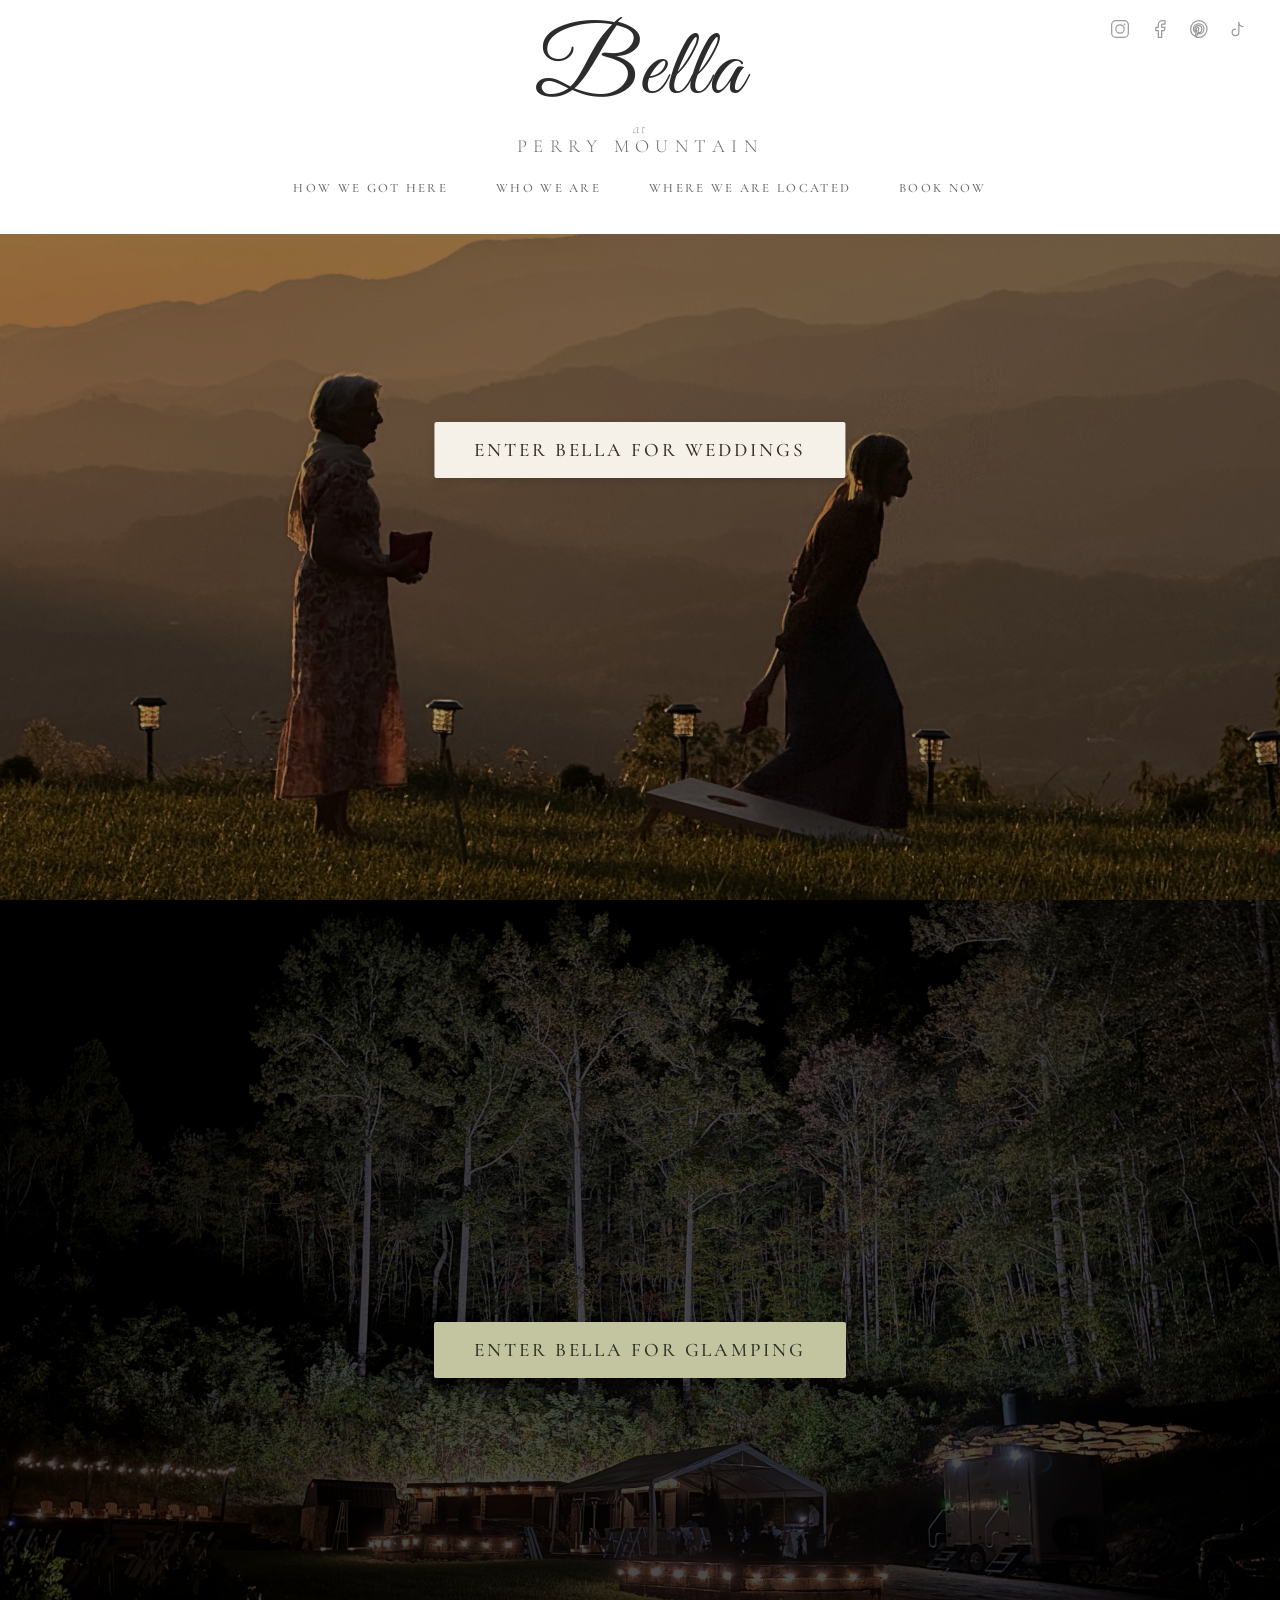
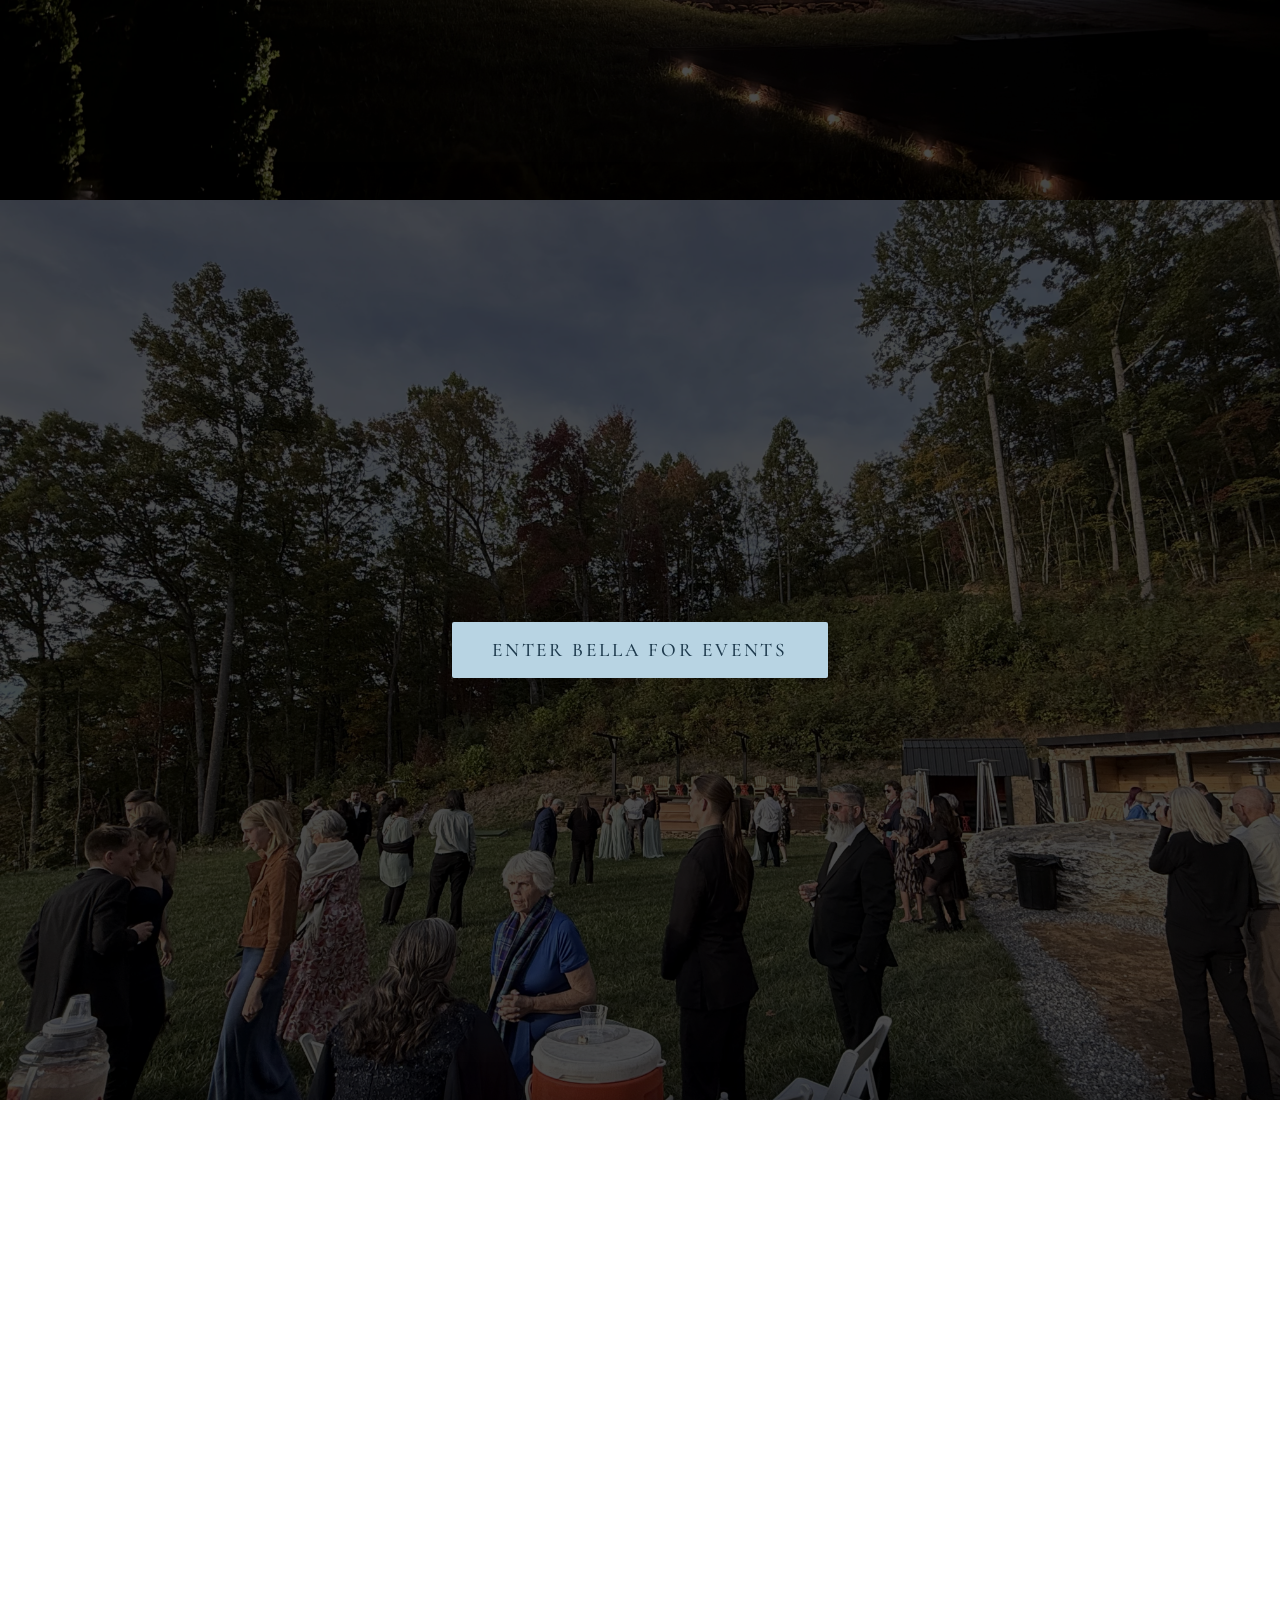
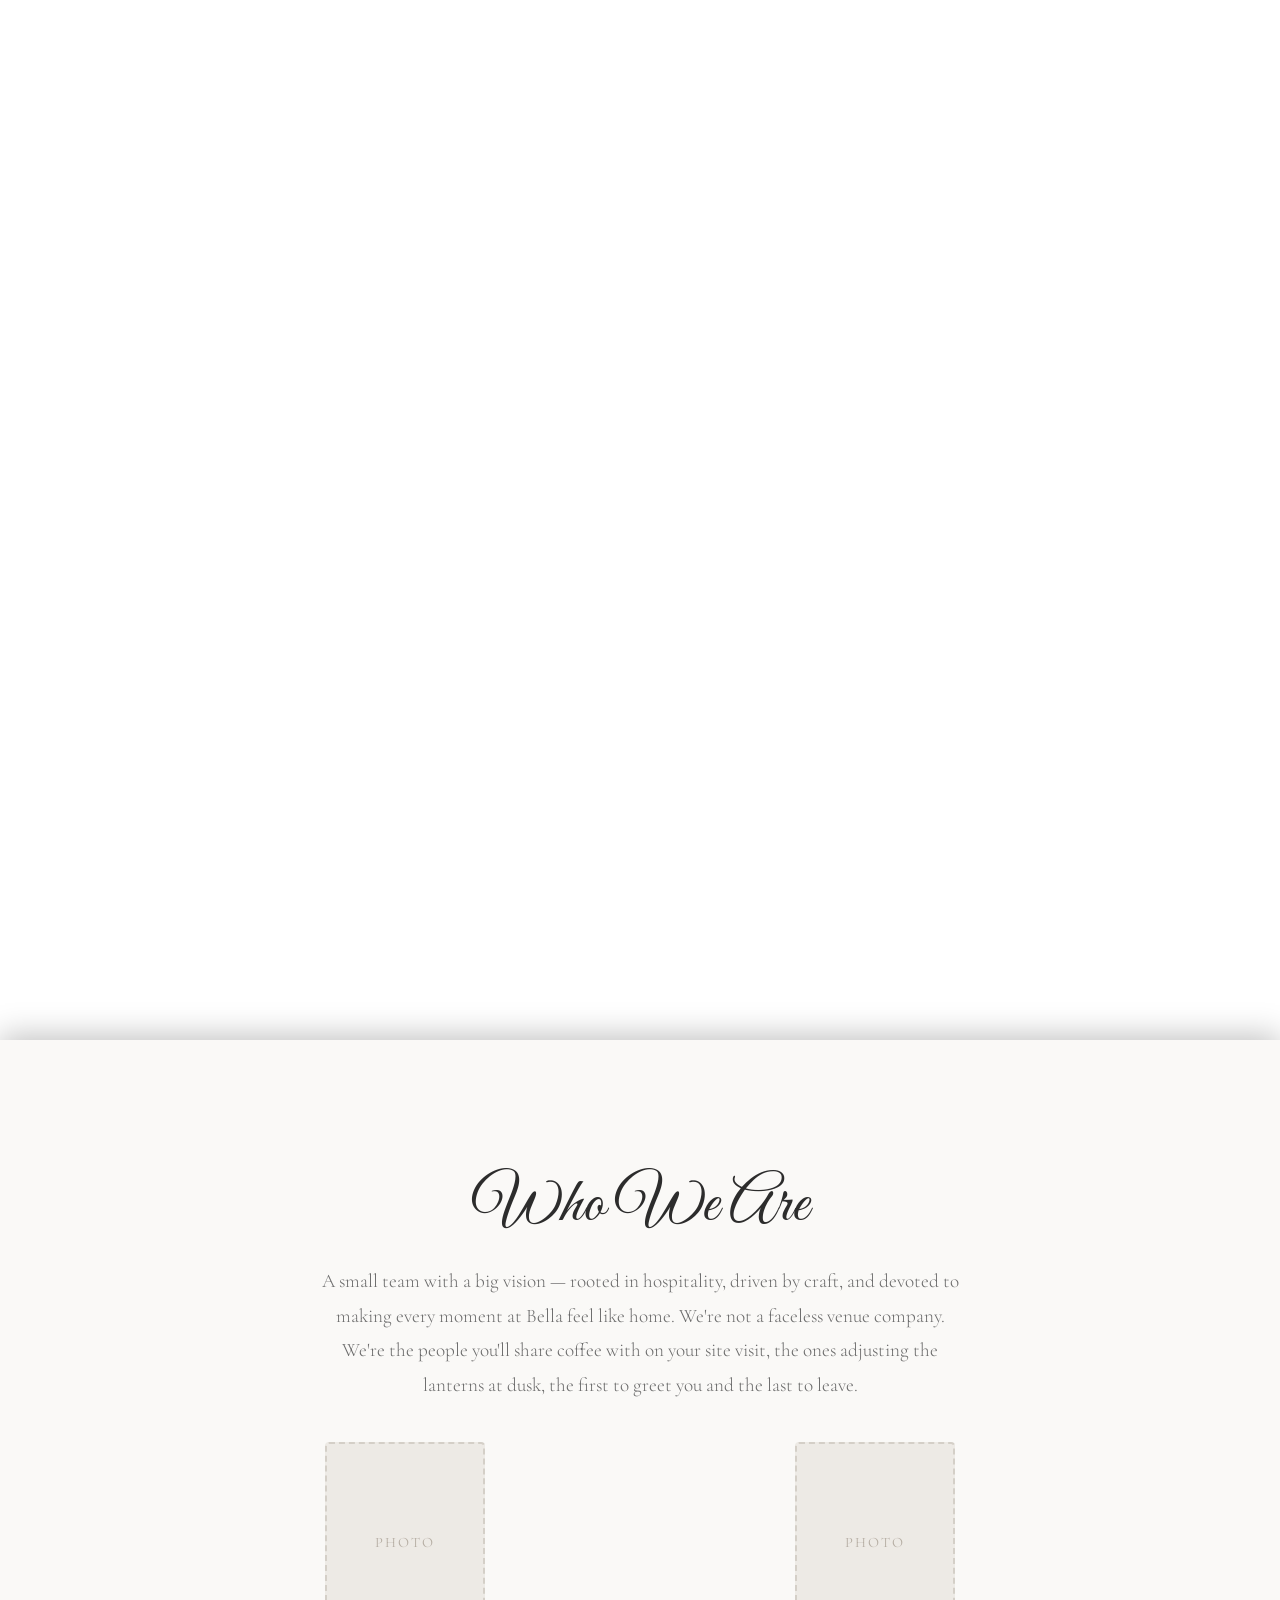
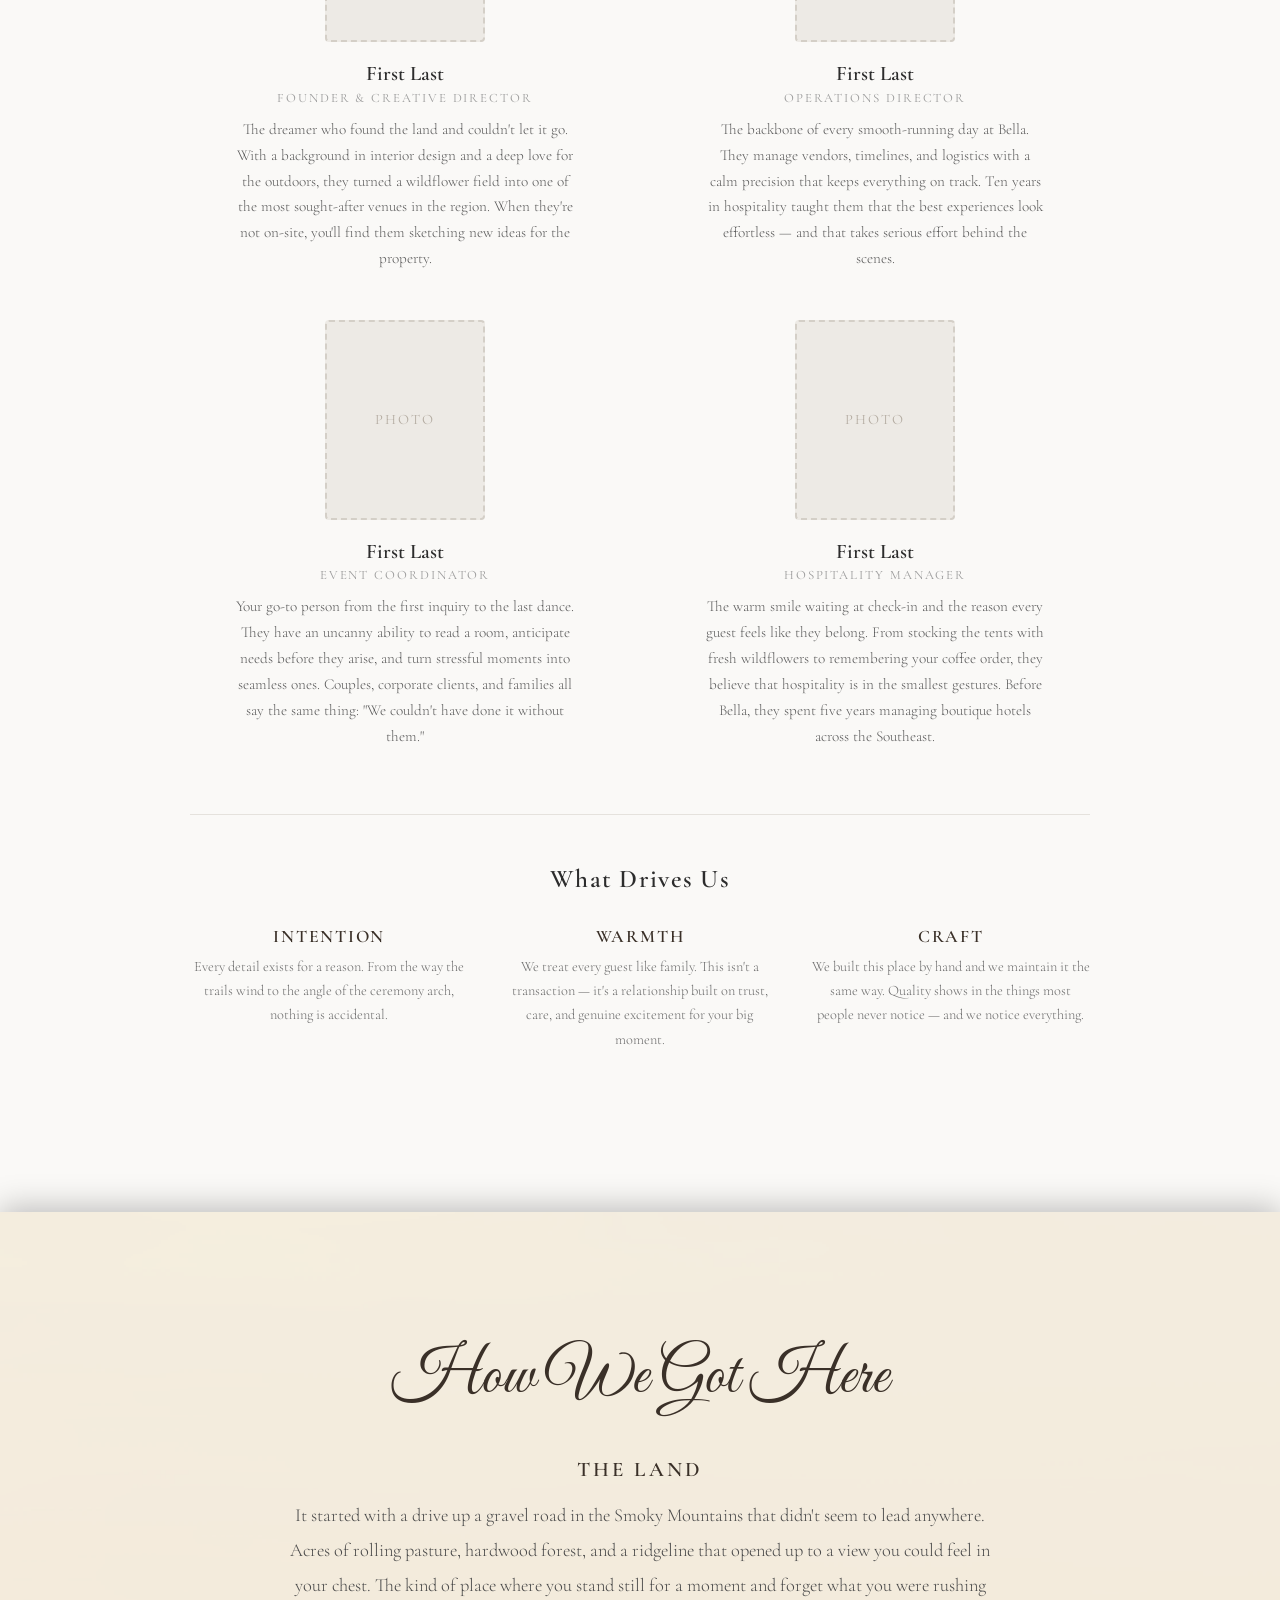
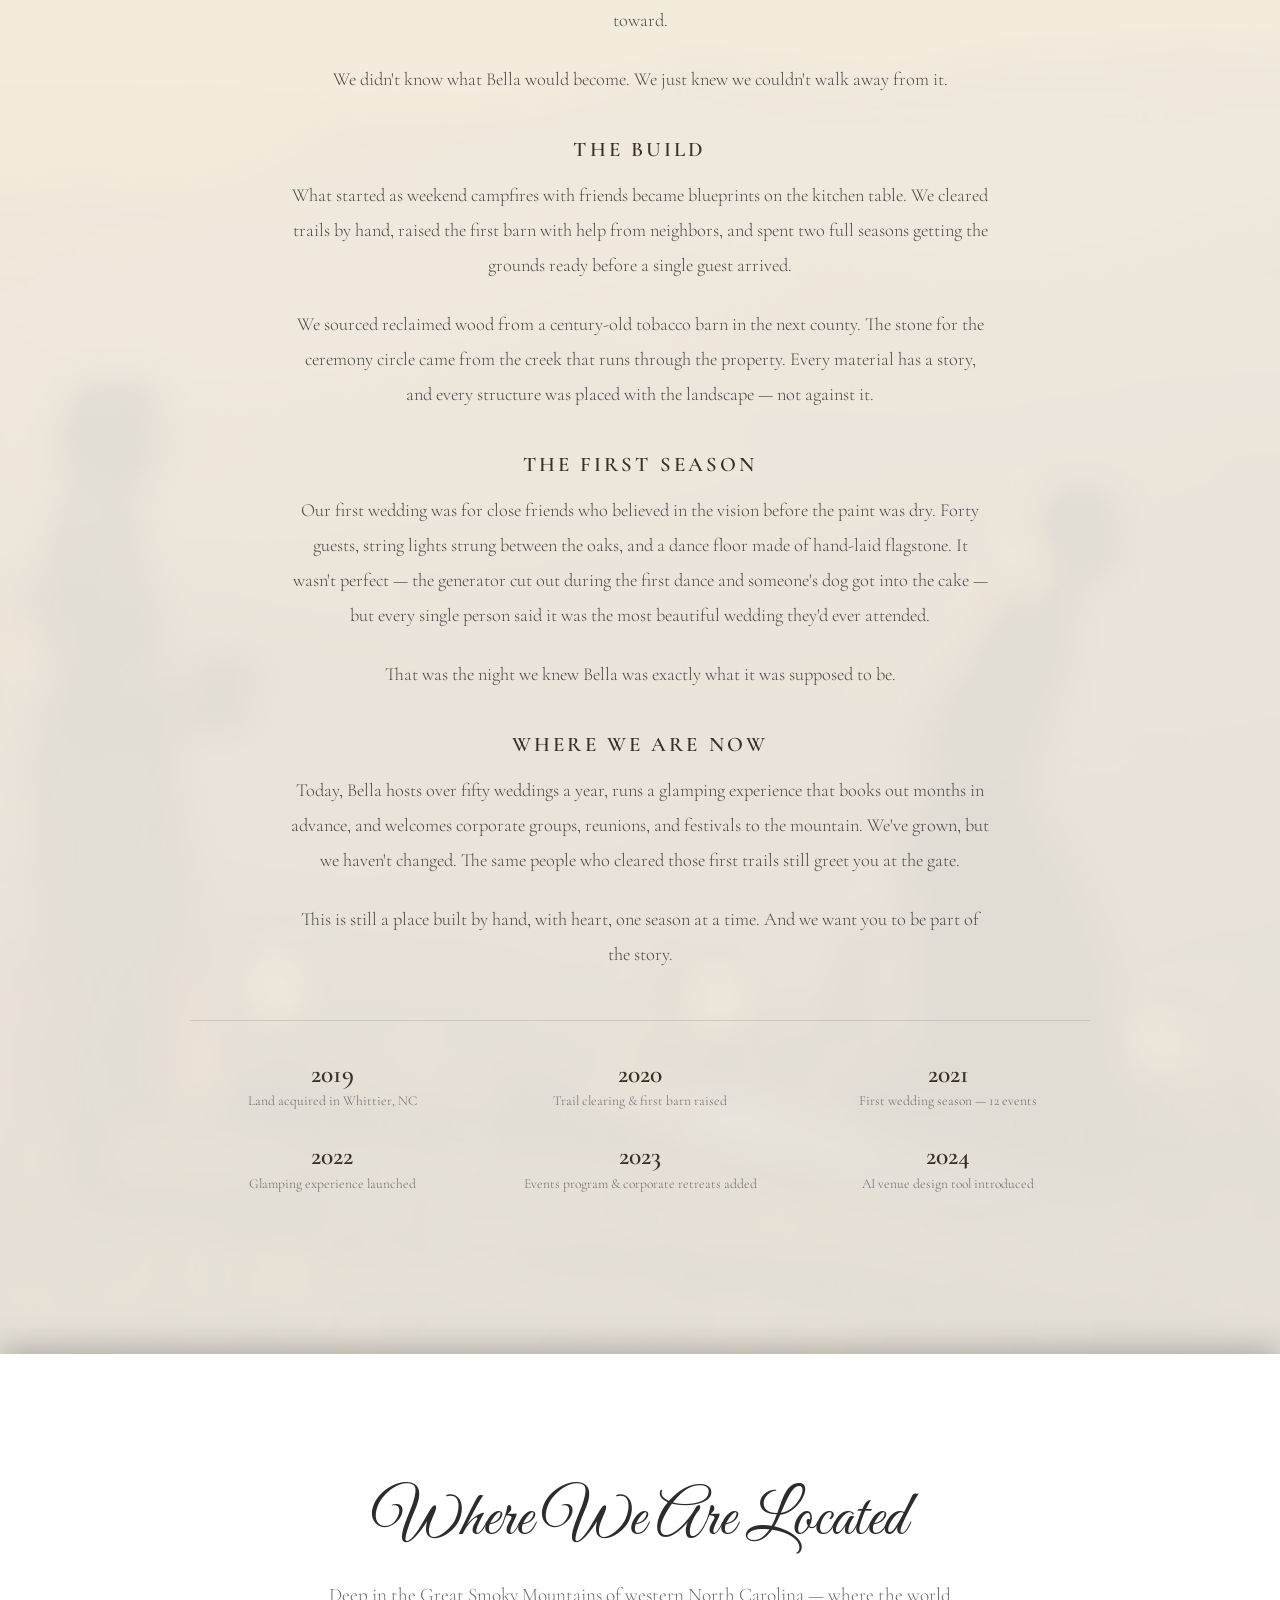
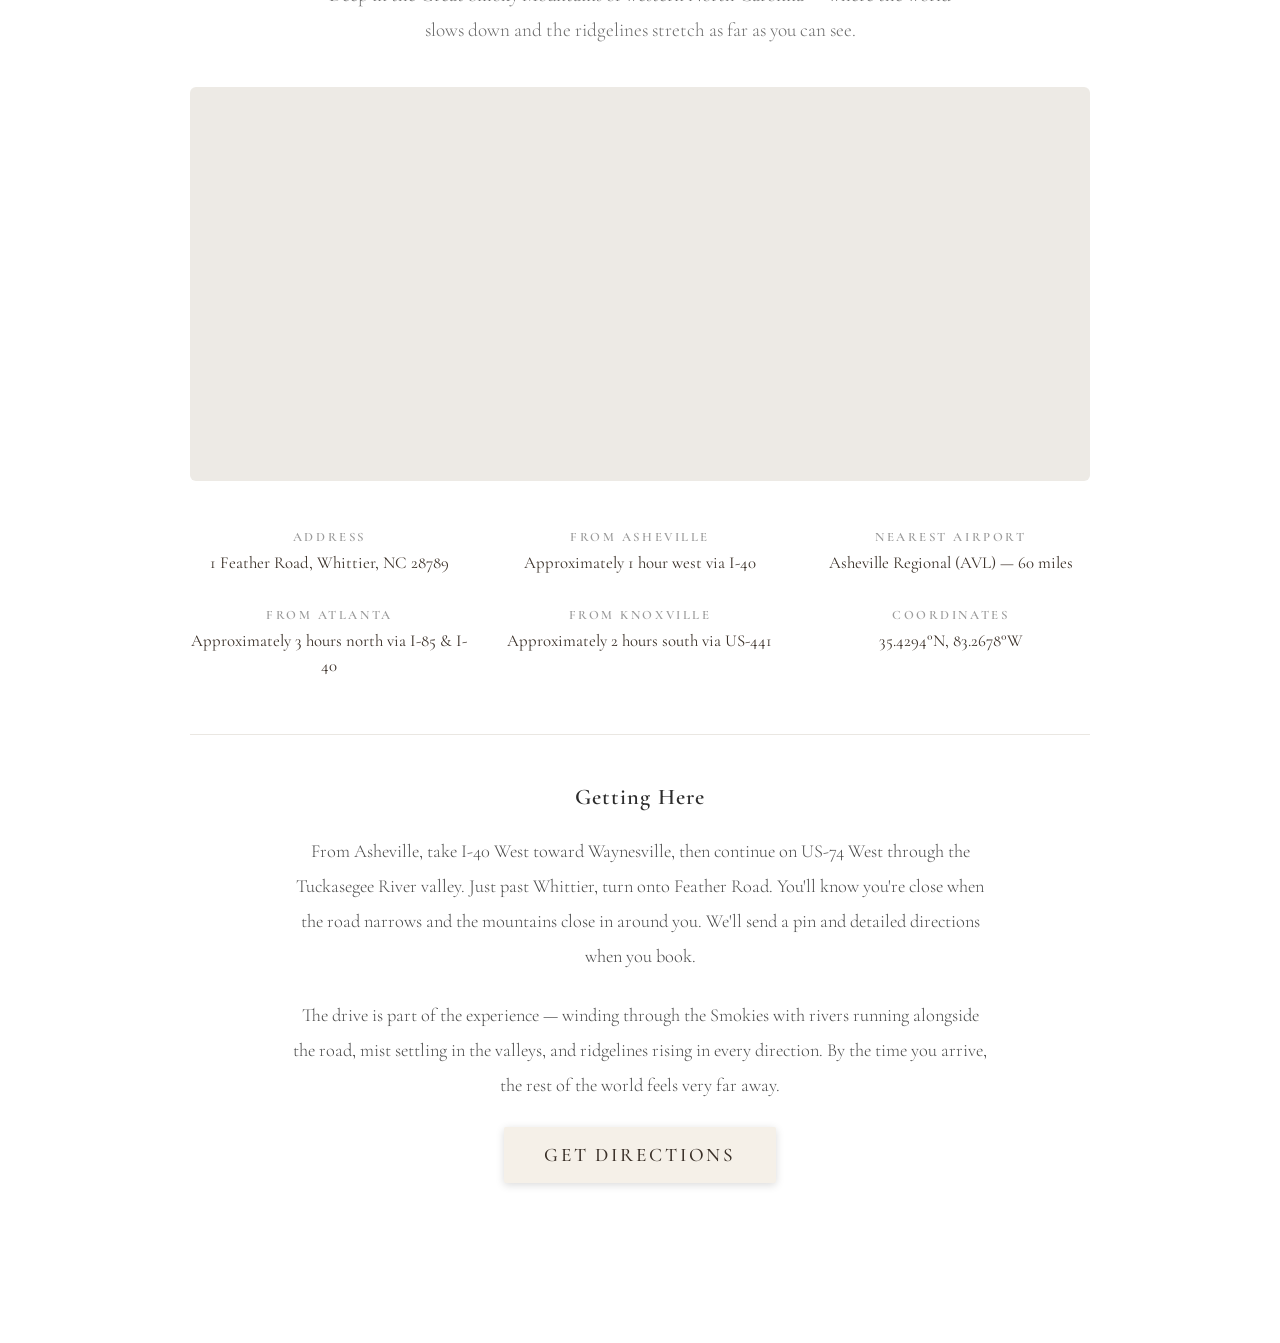
<file: index.html>
<!DOCTYPE html>
<html lang="en">
<head>
  <meta charset="UTF-8">
  <meta name="viewport" content="width=device-width, initial-scale=1.0">
  <title>Bella at Perry Mountain</title>
  <link rel="preconnect" href="https://fonts.googleapis.com">
  <link rel="preconnect" href="https://fonts.gstatic.com" crossorigin>
  <link href="https://fonts.googleapis.com/css2?family=Cormorant+Garamond:ital,wght@0,300;0,400;0,500;0,600;1,300;1,400&family=Great+Vibes&display=swap" rel="stylesheet">
  <link rel="stylesheet" href="base.css">
  <link rel="stylesheet" href="styles.css">
</head>
<body>

  <header class="site-header">
    <div class="header-social">
      <!-- Instagram -->
      <a href="#" class="header-social__link" aria-label="Instagram">
        <svg viewBox="0 0 24 24" fill="none" stroke="currentColor" stroke-width="1.5" stroke-linecap="round" stroke-linejoin="round">
          <rect x="2" y="2" width="20" height="20" rx="5" ry="5"/>
          <circle cx="12" cy="12" r="5"/>
          <circle cx="17.5" cy="6.5" r="1" fill="currentColor" stroke="none"/>
        </svg>
      </a>
      <!-- Facebook -->
      <a href="#" class="header-social__link" aria-label="Facebook">
        <svg viewBox="0 0 24 24" fill="none" stroke="currentColor" stroke-width="1.5" stroke-linecap="round" stroke-linejoin="round">
          <path d="M18 2h-3a5 5 0 0 0-5 5v3H7v4h3v8h4v-8h3l1-4h-4V7a1 1 0 0 1 1-1h3z"/>
        </svg>
      </a>
      <!-- Pinterest -->
      <a href="#" class="header-social__link" aria-label="Pinterest">
        <svg viewBox="0 0 24 24" fill="none" stroke="currentColor" stroke-width="1.5" stroke-linecap="round" stroke-linejoin="round">
          <path d="M12 2C6.48 2 2 6.48 2 12c0 4.08 2.46 7.58 5.97 9.1-.08-.72-.16-1.84.03-2.63.17-.71 1.12-4.74 1.12-4.74s-.29-.57-.29-1.41c0-1.32.77-2.31 1.72-2.31.81 0 1.2.61 1.2 1.34 0 .82-.52 2.04-.79 3.17-.22.95.47 1.72 1.41 1.72 1.69 0 2.99-1.78 2.99-4.36 0-2.28-1.64-3.87-3.98-3.87-2.71 0-4.3 2.03-4.3 4.13 0 .82.31 1.69.71 2.17.08.09.09.18.07.27-.07.3-.24.95-.27 1.08-.04.18-.14.22-.33.13-1.24-.58-2.01-2.39-2.01-3.85 0-3.13 2.27-6 6.56-6 3.44 0 6.12 2.46 6.12 5.74 0 3.42-2.16 6.17-5.15 6.17-1.01 0-1.95-.52-2.28-1.14l-.62 2.36c-.22.87-.83 1.96-1.24 2.62.93.29 1.92.44 2.95.44 5.52 0 10-4.48 10-10S17.52 2 12 2z"/>
        </svg>
      </a>
      <!-- TikTok -->
      <a href="#" class="header-social__link" aria-label="TikTok">
        <svg viewBox="0 0 24 24" fill="none" stroke="currentColor" stroke-width="1.5" stroke-linecap="round" stroke-linejoin="round">
          <path d="M9 12a4 4 0 1 0 4 4V4a5 5 0 0 0 5 5"/>
        </svg>
      </a>
    </div>
    <div class="header-brand">
      <h1 class="brand-name">Bella</h1>
      <p class="brand-at">at</p>
      <p class="brand-location">Perry Mountain</p>
    </div>
    <nav class="header-nav">
      <a href="#how-we-got-here" class="header-nav__link">How We Got Here</a>
      <a href="#who-we-are" class="header-nav__link">Who We Are</a>
      <a href="#where-we-are" class="header-nav__link">Where We Are Located</a>
      <a href="#book-now" class="header-nav__link">Book Now</a>
    </nav>
  </header>

  <main class="sections">
    <section class="section section--weddings">
      <div class="section__overlay"></div>
    </section>

    <section class="section section--glamping">
      <div class="section__overlay"></div>
      <div class="section__content">
        <a href="glamping.html" class="btn btn--olive">Enter Bella for Glamping</a>
      </div>
    </section>

    <section class="section section--events">
      <div class="section__overlay"></div>
      <div class="section__content">
        <a href="events.html" class="btn btn--blue">Enter Bella for Events</a>
      </div>
    </section>
  </main>

  <!-- Wedding button lives outside sections so position:fixed works -->
  <a href="weddings.html" class="btn btn--cream btn--wedding-fixed">Enter Bella for Weddings</a>

  <!-- ===== Book Now ===== -->
  <div id="book-now" class="hp-scroll-wrap">
    <section class="hp-section hp-book">
      <div class="hp-container hp-fade">
        <h2 class="hp-heading">Book Your Experience</h2>
        <p class="hp-subtext">
          Whether it's a wedding, a weekend getaway, or a gathering to remember &mdash;
          your time at Bella starts here. Browse our three signature experiences and find the
          one that speaks to you.
        </p>
        <div class="hp-book__options">
          <div class="hp-book__card">
            <div class="hp-book__card-icon">
              <div class="hp-placeholder-img hp-placeholder-img--sm"><span>Photo</span></div>
            </div>
            <h3 class="hp-book__card-title">Weddings</h3>
            <p class="hp-book__card-desc">
              Say your vows beneath century-old oaks with panoramic mountain views as your
              backdrop. Our dedicated wedding team handles every detail &mdash; from florals
              and catering to day-of coordination &mdash; so you can be fully present for
              every moment.
            </p>
            <ul class="hp-book__card-features">
              <li>Ceremony &amp; reception sites</li>
              <li>Bridal suite with private garden</li>
              <li>Up to 250 guests</li>
              <li>AI venue design tool</li>
            </ul>
            <a href="weddings.html" class="btn btn--cream">Inquire About Weddings</a>
          </div>
          <div class="hp-book__card">
            <div class="hp-book__card-icon">
              <div class="hp-placeholder-img hp-placeholder-img--sm"><span>Photo</span></div>
            </div>
            <h3 class="hp-book__card-title">Glamping</h3>
            <p class="hp-book__card-desc">
              Disappear into the hillside without giving up a thing. Our luxury safari tents,
              treehouses, and creekside cabins are outfitted with real beds, curated linens,
              and private decks &mdash; all surrounded by 80 acres of untouched wilderness.
            </p>
            <ul class="hp-book__card-features">
              <li>Three accommodation styles</li>
              <li>Morning coffee &amp; pastries included</li>
              <li>Guided hikes &amp; campfire dinners</li>
              <li>Starting at $195 / night</li>
            </ul>
            <a href="glamping.html" class="btn btn--olive">Reserve Your Stay</a>
          </div>
          <div class="hp-book__card">
            <div class="hp-book__card-icon">
              <div class="hp-placeholder-img hp-placeholder-img--sm"><span>Photo</span></div>
            </div>
            <h3 class="hp-book__card-title">Events</h3>
            <p class="hp-book__card-desc">
              From corporate retreats to milestone birthdays, fundraising galas to intimate
              dinner parties &mdash; Bella adapts to your vision. Multiple indoor and outdoor
              spaces, full production support, and a team that lives for the details.
            </p>
            <ul class="hp-book__card-features">
              <li>Up to 500 guests</li>
              <li>Full catering kitchen &amp; AV</li>
              <li>Dedicated event coordinator</li>
              <li>AI venue design tool</li>
            </ul>
            <a href="events.html" class="btn btn--blue">Plan Your Event</a>
          </div>
        </div>
        <div class="hp-book__footer">
          <p class="hp-body">
            Not sure which experience is right for you? Reach out and we'll help you
            find the perfect fit. Every inquiry begins with a conversation &mdash; no
            commitment, no pressure.
          </p>
          <a href="#" class="btn btn--cream">Get in Touch</a>
        </div>
      </div>
    </section>
  </div>

  <!-- ===== Who We Are ===== -->
  <div id="who-we-are" class="hp-scroll-wrap">
    <section class="hp-section hp-who">
      <div class="hp-container hp-fade">
        <h2 class="hp-heading">Who We Are</h2>
        <p class="hp-subtext">
          A small team with a big vision &mdash; rooted in hospitality, driven by craft,
          and devoted to making every moment at Bella feel like home. We're not a faceless
          venue company. We're the people you'll share coffee with on your site visit, the
          ones adjusting the lanterns at dusk, the first to greet you and the last to leave.
        </p>

        <div class="hp-who__grid">
          <div class="hp-who__card">
            <div class="hp-who__photo"><span class="hp-who__photo-label">Photo</span></div>
            <h3 class="hp-who__name">First Last</h3>
            <p class="hp-who__title">Founder &amp; Creative Director</p>
            <p class="hp-who__bio">
              The dreamer who found the land and couldn't let it go. With a background in
              interior design and a deep love for the outdoors, they turned a wildflower
              field into one of the most sought-after venues in the region. When they're
              not on-site, you'll find them sketching new ideas for the property.
            </p>
          </div>
          <div class="hp-who__card">
            <div class="hp-who__photo"><span class="hp-who__photo-label">Photo</span></div>
            <h3 class="hp-who__name">First Last</h3>
            <p class="hp-who__title">Operations Director</p>
            <p class="hp-who__bio">
              The backbone of every smooth-running day at Bella. They manage vendors,
              timelines, and logistics with a calm precision that keeps everything on track.
              Ten years in hospitality taught them that the best experiences look effortless
              &mdash; and that takes serious effort behind the scenes.
            </p>
          </div>
          <div class="hp-who__card">
            <div class="hp-who__photo"><span class="hp-who__photo-label">Photo</span></div>
            <h3 class="hp-who__name">First Last</h3>
            <p class="hp-who__title">Event Coordinator</p>
            <p class="hp-who__bio">
              Your go-to person from the first inquiry to the last dance. They have an
              uncanny ability to read a room, anticipate needs before they arise, and turn
              stressful moments into seamless ones. Couples, corporate clients, and families
              all say the same thing: "We couldn't have done it without them."
            </p>
          </div>
          <div class="hp-who__card">
            <div class="hp-who__photo"><span class="hp-who__photo-label">Photo</span></div>
            <h3 class="hp-who__name">First Last</h3>
            <p class="hp-who__title">Hospitality Manager</p>
            <p class="hp-who__bio">
              The warm smile waiting at check-in and the reason every guest feels like they
              belong. From stocking the tents with fresh wildflowers to remembering your
              coffee order, they believe that hospitality is in the smallest gestures. Before
              Bella, they spent five years managing boutique hotels across the Southeast.
            </p>
          </div>
        </div>

        <div class="hp-who__values">
          <h3 class="hp-who__values-heading">What Drives Us</h3>
          <div class="hp-who__values-grid">
            <div class="hp-who__value">
              <h4 class="hp-who__value-title">Intention</h4>
              <p class="hp-who__value-desc">
                Every detail exists for a reason. From the way the trails wind to the angle
                of the ceremony arch, nothing is accidental.
              </p>
            </div>
            <div class="hp-who__value">
              <h4 class="hp-who__value-title">Warmth</h4>
              <p class="hp-who__value-desc">
                We treat every guest like family. This isn't a transaction &mdash; it's a
                relationship built on trust, care, and genuine excitement for your big moment.
              </p>
            </div>
            <div class="hp-who__value">
              <h4 class="hp-who__value-title">Craft</h4>
              <p class="hp-who__value-desc">
                We built this place by hand and we maintain it the same way. Quality shows in
                the things most people never notice &mdash; and we notice everything.
              </p>
            </div>
          </div>
        </div>
      </div>
    </section>
  </div>

  <!-- ===== How We Got Here ===== -->
  <div id="how-we-got-here" class="hp-scroll-wrap">
    <section class="hp-section hp-story">
      <div class="hp-story__bg"></div>
      <div class="hp-story__overlay"></div>
      <div class="hp-container hp-story__content hp-fade">
        <h2 class="hp-heading">How We Got Here</h2>

        <div class="hp-story__chapter">
          <h3 class="hp-story__chapter-title">The Land</h3>
          <p class="hp-body">
            It started with a drive up a gravel road in the Smoky Mountains that didn't
            seem to lead anywhere. Acres of rolling pasture, hardwood forest, and a ridgeline
            that opened up to a view you could feel in your chest. The kind of place where you
            stand still for a moment and forget what you were rushing toward.
          </p>
          <p class="hp-body">
            We didn't know what Bella would become. We just knew we couldn't walk away from it.
          </p>
        </div>

        <div class="hp-story__chapter">
          <h3 class="hp-story__chapter-title">The Build</h3>
          <p class="hp-body">
            What started as weekend campfires with friends became blueprints on the kitchen
            table. We cleared trails by hand, raised the first barn with help from neighbors,
            and spent two full seasons getting the grounds ready before a single guest arrived.
          </p>
          <p class="hp-body">
            We sourced reclaimed wood from a century-old tobacco barn in the next county.
            The stone for the ceremony circle came from the creek that runs through the
            property. Every material has a story, and every structure was placed with the
            landscape &mdash; not against it.
          </p>
        </div>

        <div class="hp-story__chapter">
          <h3 class="hp-story__chapter-title">The First Season</h3>
          <p class="hp-body">
            Our first wedding was for close friends who believed in the vision before
            the paint was dry. Forty guests, string lights strung between the oaks, and a
            dance floor made of hand-laid flagstone. It wasn't perfect &mdash; the
            generator cut out during the first dance and someone's dog got into the cake
            &mdash; but every single person said it was the most beautiful wedding they'd
            ever attended.
          </p>
          <p class="hp-body">
            That was the night we knew Bella was exactly what it was supposed to be.
          </p>
        </div>

        <div class="hp-story__chapter">
          <h3 class="hp-story__chapter-title">Where We Are Now</h3>
          <p class="hp-body">
            Today, Bella hosts over fifty weddings a year, runs a glamping experience that
            books out months in advance, and welcomes corporate groups, reunions, and
            festivals to the mountain. We've grown, but we haven't changed. The same people
            who cleared those first trails still greet you at the gate.
          </p>
          <p class="hp-body">
            This is still a place built by hand, with heart, one season at a time. And we
            want you to be part of the story.
          </p>
        </div>

        <div class="hp-story__timeline">
          <div class="hp-story__milestone">
            <span class="hp-story__milestone-year">2019</span>
            <span class="hp-story__milestone-text">Land acquired in Whittier, NC</span>
          </div>
          <div class="hp-story__milestone">
            <span class="hp-story__milestone-year">2020</span>
            <span class="hp-story__milestone-text">Trail clearing &amp; first barn raised</span>
          </div>
          <div class="hp-story__milestone">
            <span class="hp-story__milestone-year">2021</span>
            <span class="hp-story__milestone-text">First wedding season &mdash; 12 events</span>
          </div>
          <div class="hp-story__milestone">
            <span class="hp-story__milestone-year">2022</span>
            <span class="hp-story__milestone-text">Glamping experience launched</span>
          </div>
          <div class="hp-story__milestone">
            <span class="hp-story__milestone-year">2023</span>
            <span class="hp-story__milestone-text">Events program &amp; corporate retreats added</span>
          </div>
          <div class="hp-story__milestone">
            <span class="hp-story__milestone-year">2024</span>
            <span class="hp-story__milestone-text">AI venue design tool introduced</span>
          </div>
        </div>
      </div>
    </section>
  </div>

  <!-- ===== Where We Are Located ===== -->
  <div id="where-we-are" class="hp-scroll-wrap">
    <section class="hp-section hp-location">
      <div class="hp-container hp-fade">
        <h2 class="hp-heading">Where We Are Located</h2>
        <p class="hp-subtext">
          Deep in the Great Smoky Mountains of western North Carolina &mdash;
          where the world slows down and the ridgelines stretch as far as you can see.
        </p>
        <div class="hp-location__map">
          <iframe
            src="https://www.google.com/maps/embed?pb=!1m18!1m12!1m3!1d75000!2d-83.2697425!3d35.4294298!2m3!1f0!2f0!3f0!3m2!1i1024!2i768!4f13.1!3m3!1m2!1s0x885941bca0c801f3%3A0x28cdac75ee9d4eee!2sBella%20Fiaba%20Venue!5e0!3m2!1sen!2sus!4v1700000000000"
            width="100%"
            height="100%"
            style="border:0;"
            allowfullscreen=""
            loading="lazy"
            referrerpolicy="no-referrer-when-downgrade">
          </iframe>
        </div>
        <div class="hp-location__details">
          <div class="hp-location__detail">
            <span class="hp-location__detail-label">Address</span>
            <span class="hp-location__detail-value">1 Feather Road, Whittier, NC 28789</span>
          </div>
          <div class="hp-location__detail">
            <span class="hp-location__detail-label">From Asheville</span>
            <span class="hp-location__detail-value">Approximately 1 hour west via I-40</span>
          </div>
          <div class="hp-location__detail">
            <span class="hp-location__detail-label">Nearest Airport</span>
            <span class="hp-location__detail-value">Asheville Regional (AVL) &mdash; 60 miles</span>
          </div>
          <div class="hp-location__detail">
            <span class="hp-location__detail-label">From Atlanta</span>
            <span class="hp-location__detail-value">Approximately 3 hours north via I-85 &amp; I-40</span>
          </div>
          <div class="hp-location__detail">
            <span class="hp-location__detail-label">From Knoxville</span>
            <span class="hp-location__detail-value">Approximately 2 hours south via US-441</span>
          </div>
          <div class="hp-location__detail">
            <span class="hp-location__detail-label">Coordinates</span>
            <span class="hp-location__detail-value">35.4294&deg;N, 83.2678&deg;W</span>
          </div>
        </div>
        <div class="hp-location__directions">
          <h3 class="hp-location__directions-heading">Getting Here</h3>
          <p class="hp-body">
            From Asheville, take I-40 West toward Waynesville, then continue on US-74 West
            through the Tuckasegee River valley. Just past Whittier, turn onto Feather Road.
            You'll know you're close when the road narrows and the mountains close in around you.
            We'll send a pin and detailed directions when you book.
          </p>
          <p class="hp-body">
            The drive is part of the experience &mdash; winding through the Smokies with
            rivers running alongside the road, mist settling in the valleys, and ridgelines
            rising in every direction. By the time you arrive, the rest of the world feels
            very far away.
          </p>
          <a href="https://www.google.com/maps/place/Bella+Fiaba+Venue/@35.4294332,-83.2697425,17.34z/" class="btn btn--cream" target="_blank" rel="noopener">Get Directions</a>
        </div>
      </div>
    </section>
  </div>

  <script src="script.js"></script>
</body>
</html>
</file>
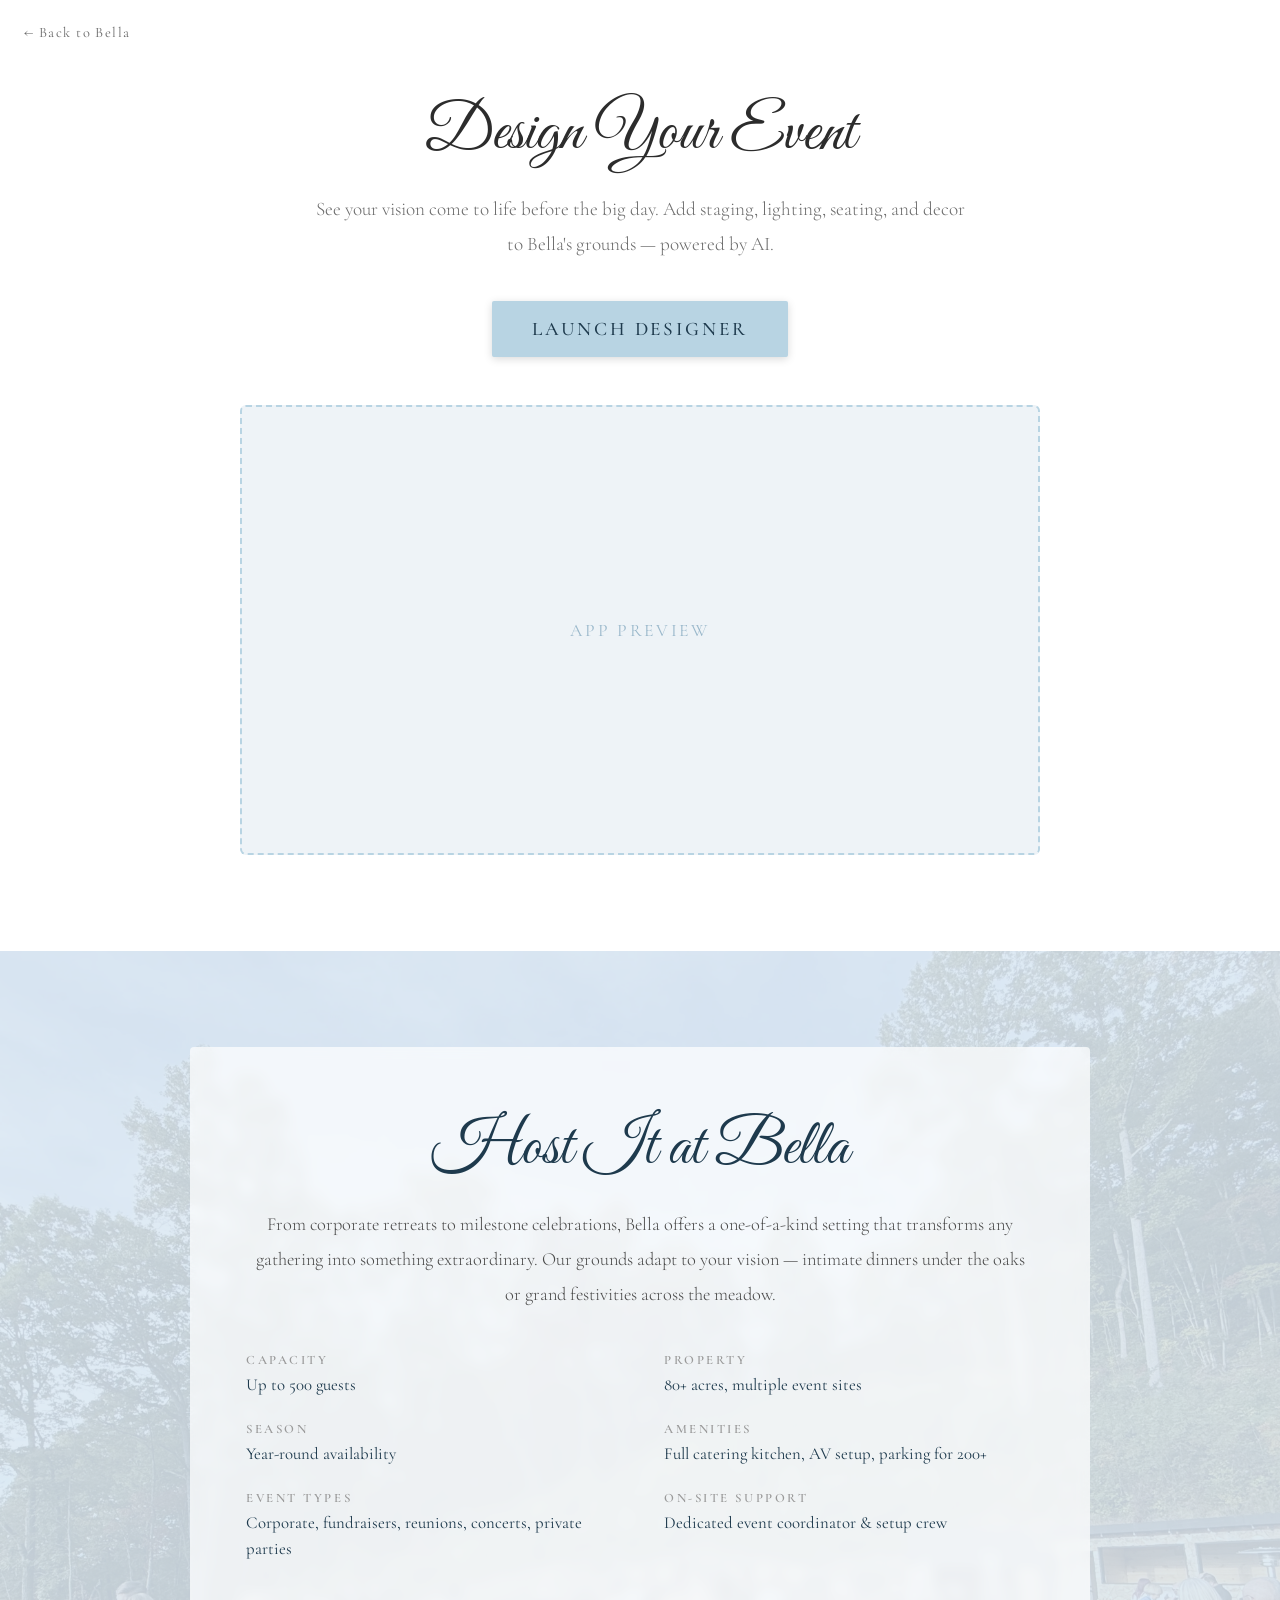
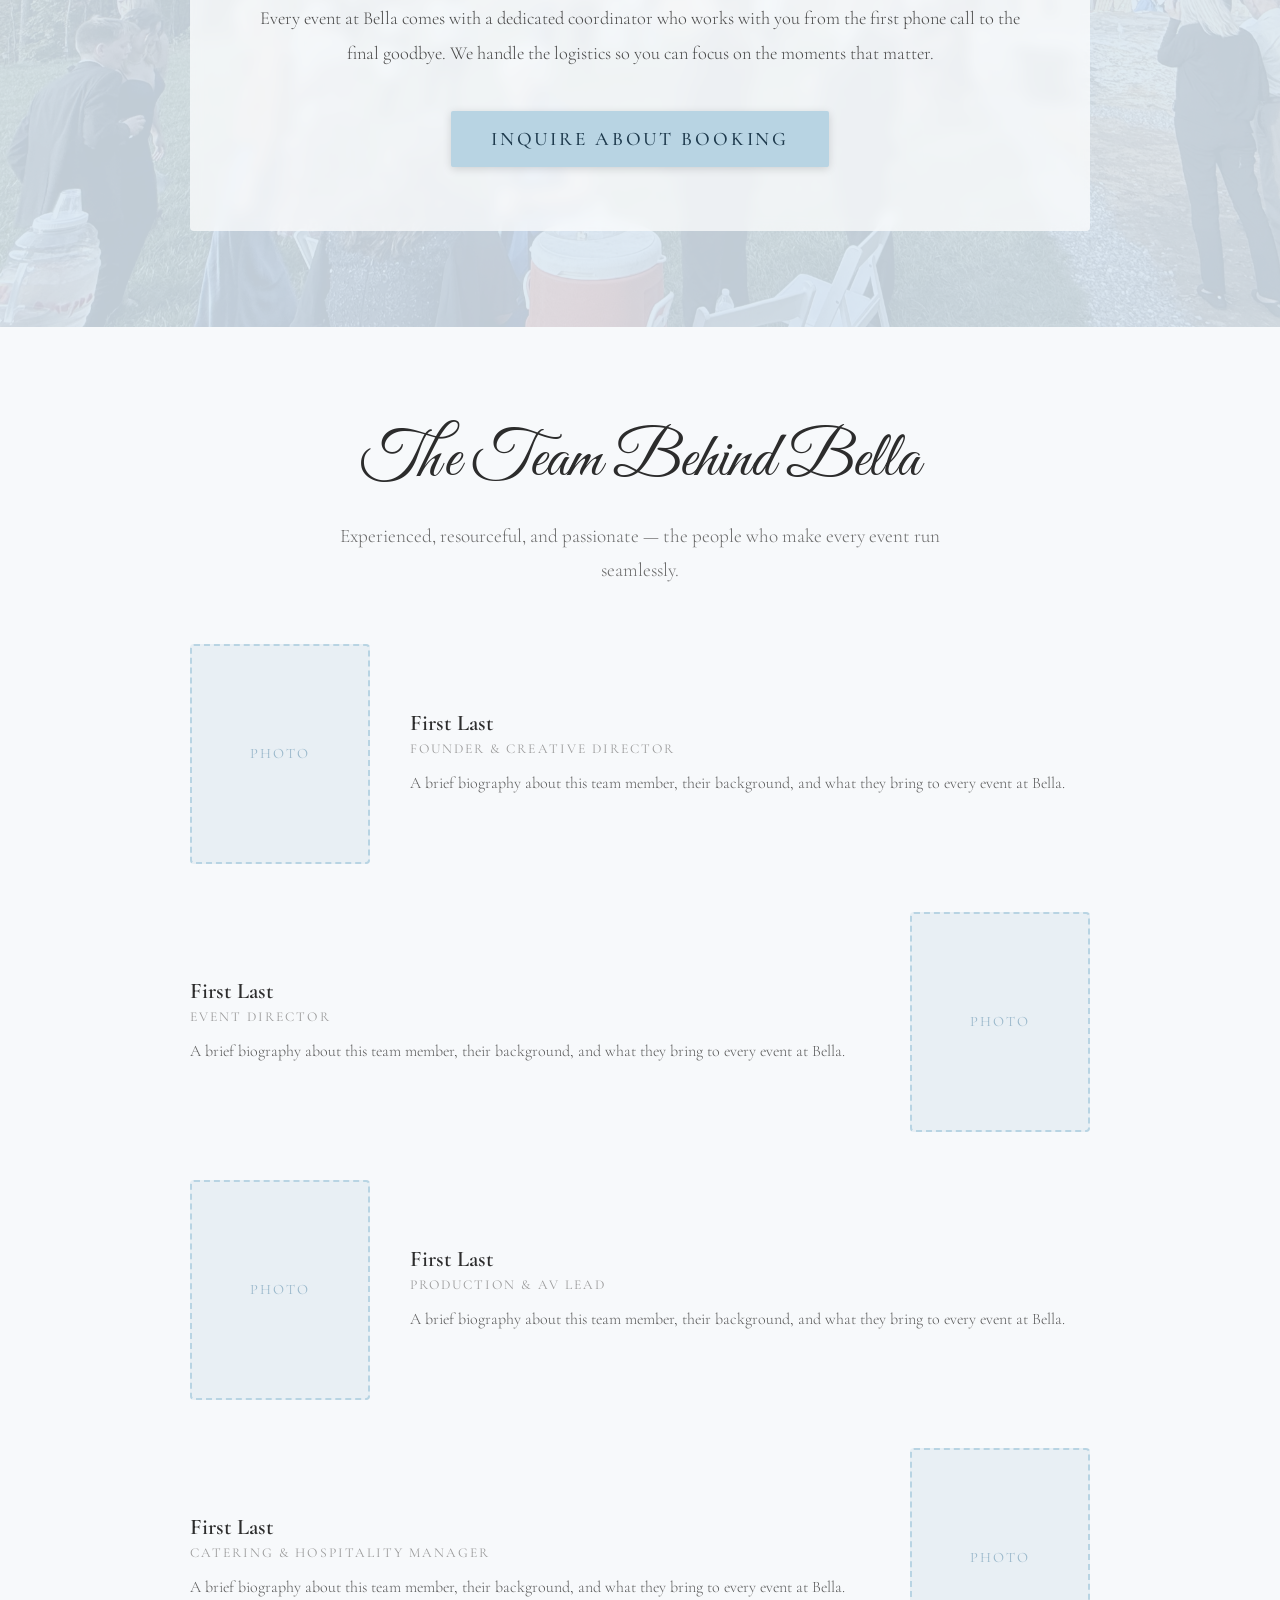
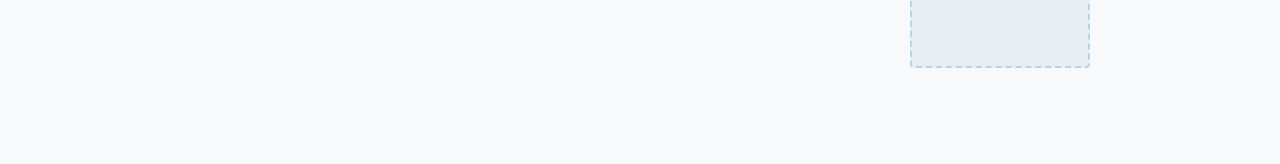
<file: events.html>
<!DOCTYPE html>
<html lang="en">
<head>
  <meta charset="UTF-8">
  <meta name="viewport" content="width=device-width, initial-scale=1.0">
  <title>Events — Bella at Perry Mountain</title>
  <link rel="preconnect" href="https://fonts.googleapis.com">
  <link rel="preconnect" href="https://fonts.gstatic.com" crossorigin>
  <link href="https://fonts.googleapis.com/css2?family=Cormorant+Garamond:ital,wght@0,300;0,400;0,500;0,600;1,300;1,400&family=Great+Vibes&display=swap" rel="stylesheet">
  <link rel="stylesheet" href="base.css">
  <link rel="stylesheet" href="events.css">
</head>
<body>

  <!-- Back link -->
  <a href="index.html" class="back-link">&larr; Back to Bella</a>

  <!-- ===== Section 1: AI Design Studio ===== -->
  <section class="e-section e-designer">
    <div class="e-container fade-in">
      <h2 class="e-heading">Design Your Event</h2>
      <p class="e-subtext">
        See your vision come to life before the big day. Add staging, lighting, seating,
        and decor to Bella's grounds &mdash; powered by AI.
      </p>
      <a href="#" class="btn btn--blue e-designer__btn">Launch Designer</a>
      <div class="e-designer__preview">
        <span class="e-designer__label">App Preview</span>
      </div>
    </div>
  </section>

  <!-- ===== Section 2: Venue & Booking ===== -->
  <section class="e-section e-venue">
    <div class="e-venue__bg"></div>
    <div class="e-venue__overlay"></div>
    <div class="e-container e-venue__content fade-in">
      <h2 class="e-heading">Host It at Bella</h2>
      <p class="e-body">
        From corporate retreats to milestone celebrations, Bella offers a one-of-a-kind
        setting that transforms any gathering into something extraordinary. Our grounds
        adapt to your vision &mdash; intimate dinners under the oaks or grand
        festivities across the meadow.
      </p>
      <div class="e-details">
        <div class="e-details__item">
          <span class="e-details__label">Capacity</span>
          <span class="e-details__value">Up to 500 guests</span>
        </div>
        <div class="e-details__item">
          <span class="e-details__label">Property</span>
          <span class="e-details__value">80+ acres, multiple event sites</span>
        </div>
        <div class="e-details__item">
          <span class="e-details__label">Season</span>
          <span class="e-details__value">Year-round availability</span>
        </div>
        <div class="e-details__item">
          <span class="e-details__label">Amenities</span>
          <span class="e-details__value">Full catering kitchen, AV setup, parking for 200+</span>
        </div>
        <div class="e-details__item">
          <span class="e-details__label">Event Types</span>
          <span class="e-details__value">Corporate, fundraisers, reunions, concerts, private parties</span>
        </div>
        <div class="e-details__item">
          <span class="e-details__label">On-site Support</span>
          <span class="e-details__value">Dedicated event coordinator &amp; setup crew</span>
        </div>
      </div>
      <p class="e-body">
        Every event at Bella comes with a dedicated coordinator who works with you from
        the first phone call to the final goodbye. We handle the logistics so you can
        focus on the moments that matter.
      </p>
      <a href="#" class="btn btn--blue">Inquire About Booking</a>
    </div>
  </section>

  <!-- ===== Section 3: The Team ===== -->
  <section class="e-section e-team">
    <div class="e-container fade-in">
      <h2 class="e-heading">The Team Behind Bella</h2>
      <p class="e-subtext e-team__intro">
        Experienced, resourceful, and passionate &mdash; the people who make
        every event run seamlessly.
      </p>

      <div class="e-team__grid">
        <!-- Member 1 -->
        <div class="e-team__card">
          <div class="e-team__photo">
            <span class="e-team__photo-label">Photo</span>
          </div>
          <div class="e-team__info">
            <h3 class="e-team__name">First Last</h3>
            <p class="e-team__title">Founder &amp; Creative Director</p>
            <p class="e-team__bio">
              A brief biography about this team member, their background, and what
              they bring to every event at Bella.
            </p>
          </div>
        </div>

        <!-- Member 2 -->
        <div class="e-team__card e-team__card--reverse">
          <div class="e-team__photo">
            <span class="e-team__photo-label">Photo</span>
          </div>
          <div class="e-team__info">
            <h3 class="e-team__name">First Last</h3>
            <p class="e-team__title">Event Director</p>
            <p class="e-team__bio">
              A brief biography about this team member, their background, and what
              they bring to every event at Bella.
            </p>
          </div>
        </div>

        <!-- Member 3 -->
        <div class="e-team__card">
          <div class="e-team__photo">
            <span class="e-team__photo-label">Photo</span>
          </div>
          <div class="e-team__info">
            <h3 class="e-team__name">First Last</h3>
            <p class="e-team__title">Production &amp; AV Lead</p>
            <p class="e-team__bio">
              A brief biography about this team member, their background, and what
              they bring to every event at Bella.
            </p>
          </div>
        </div>

        <!-- Member 4 -->
        <div class="e-team__card e-team__card--reverse">
          <div class="e-team__photo">
            <span class="e-team__photo-label">Photo</span>
          </div>
          <div class="e-team__info">
            <h3 class="e-team__name">First Last</h3>
            <p class="e-team__title">Catering &amp; Hospitality Manager</p>
            <p class="e-team__bio">
              A brief biography about this team member, their background, and what
              they bring to every event at Bella.
            </p>
          </div>
        </div>
      </div>
    </div>
  </section>

  <script src="events.js"></script>
</body>
</html>
</file>
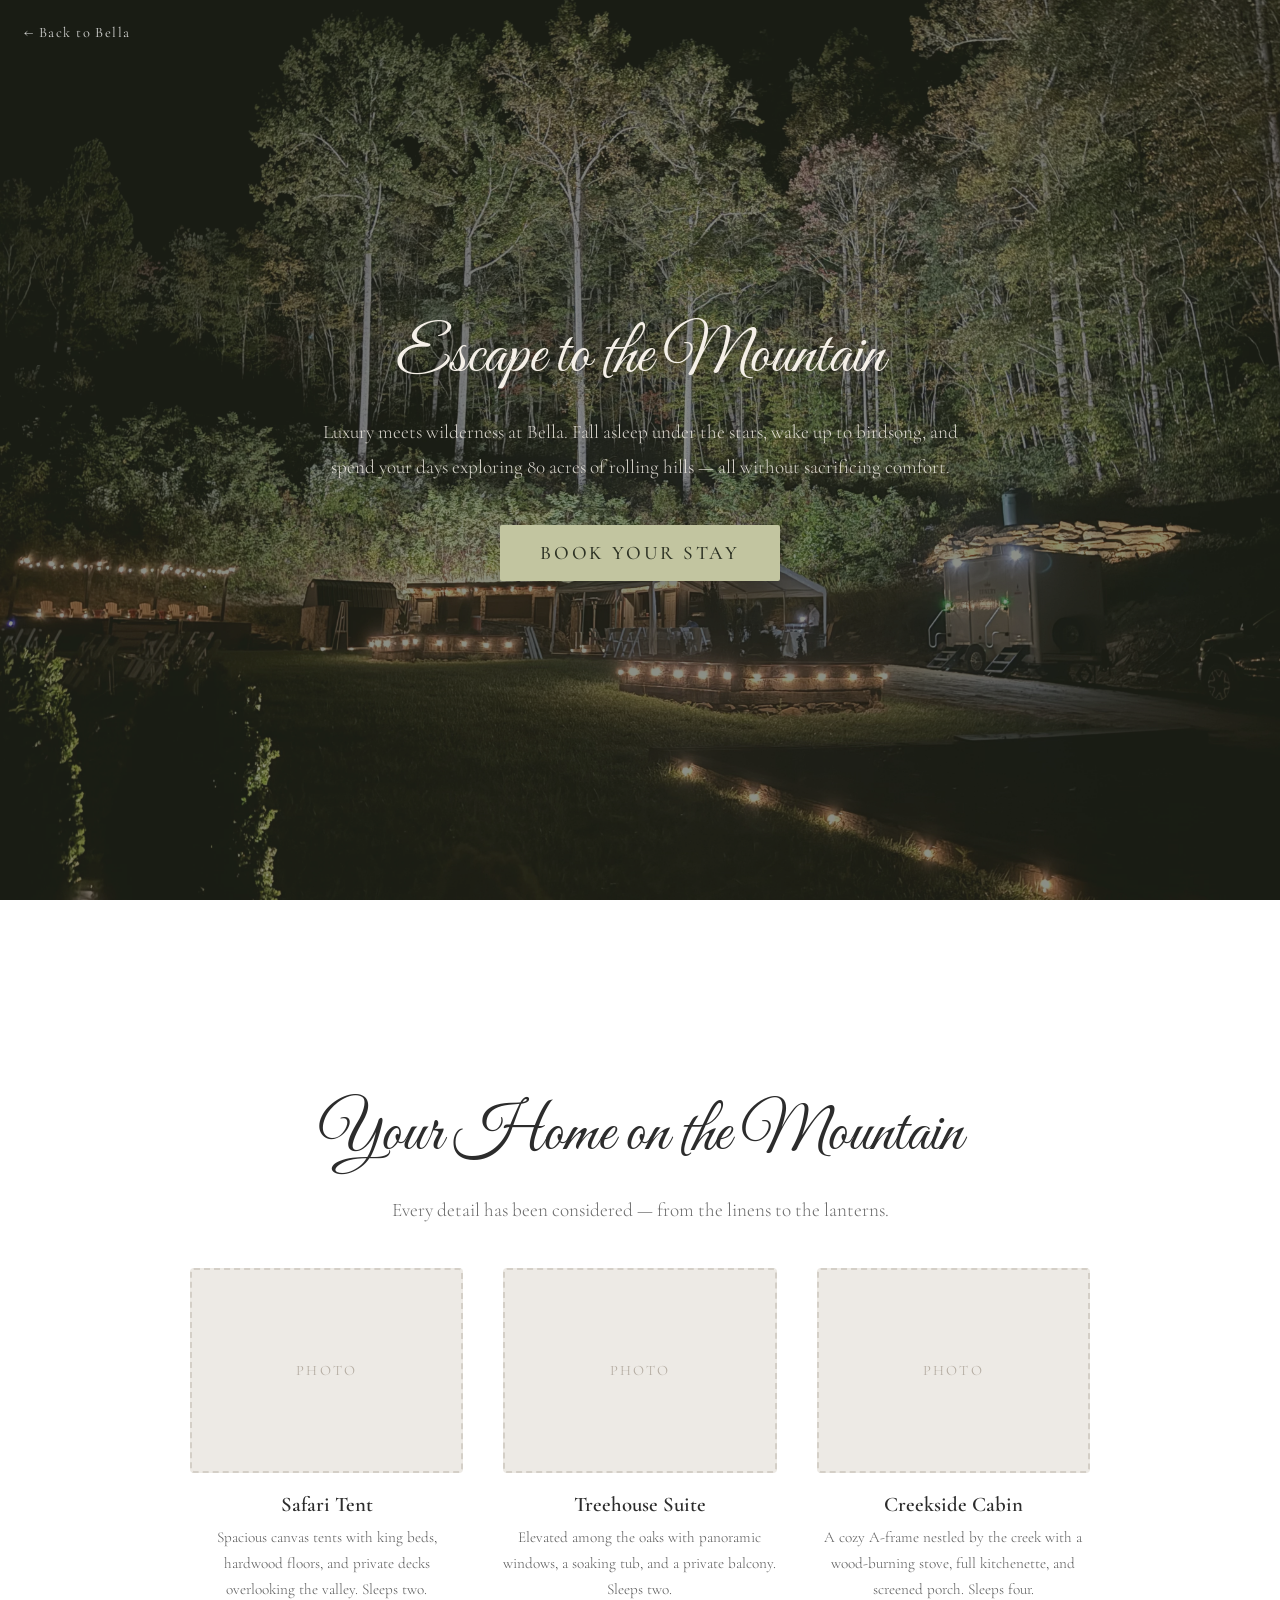
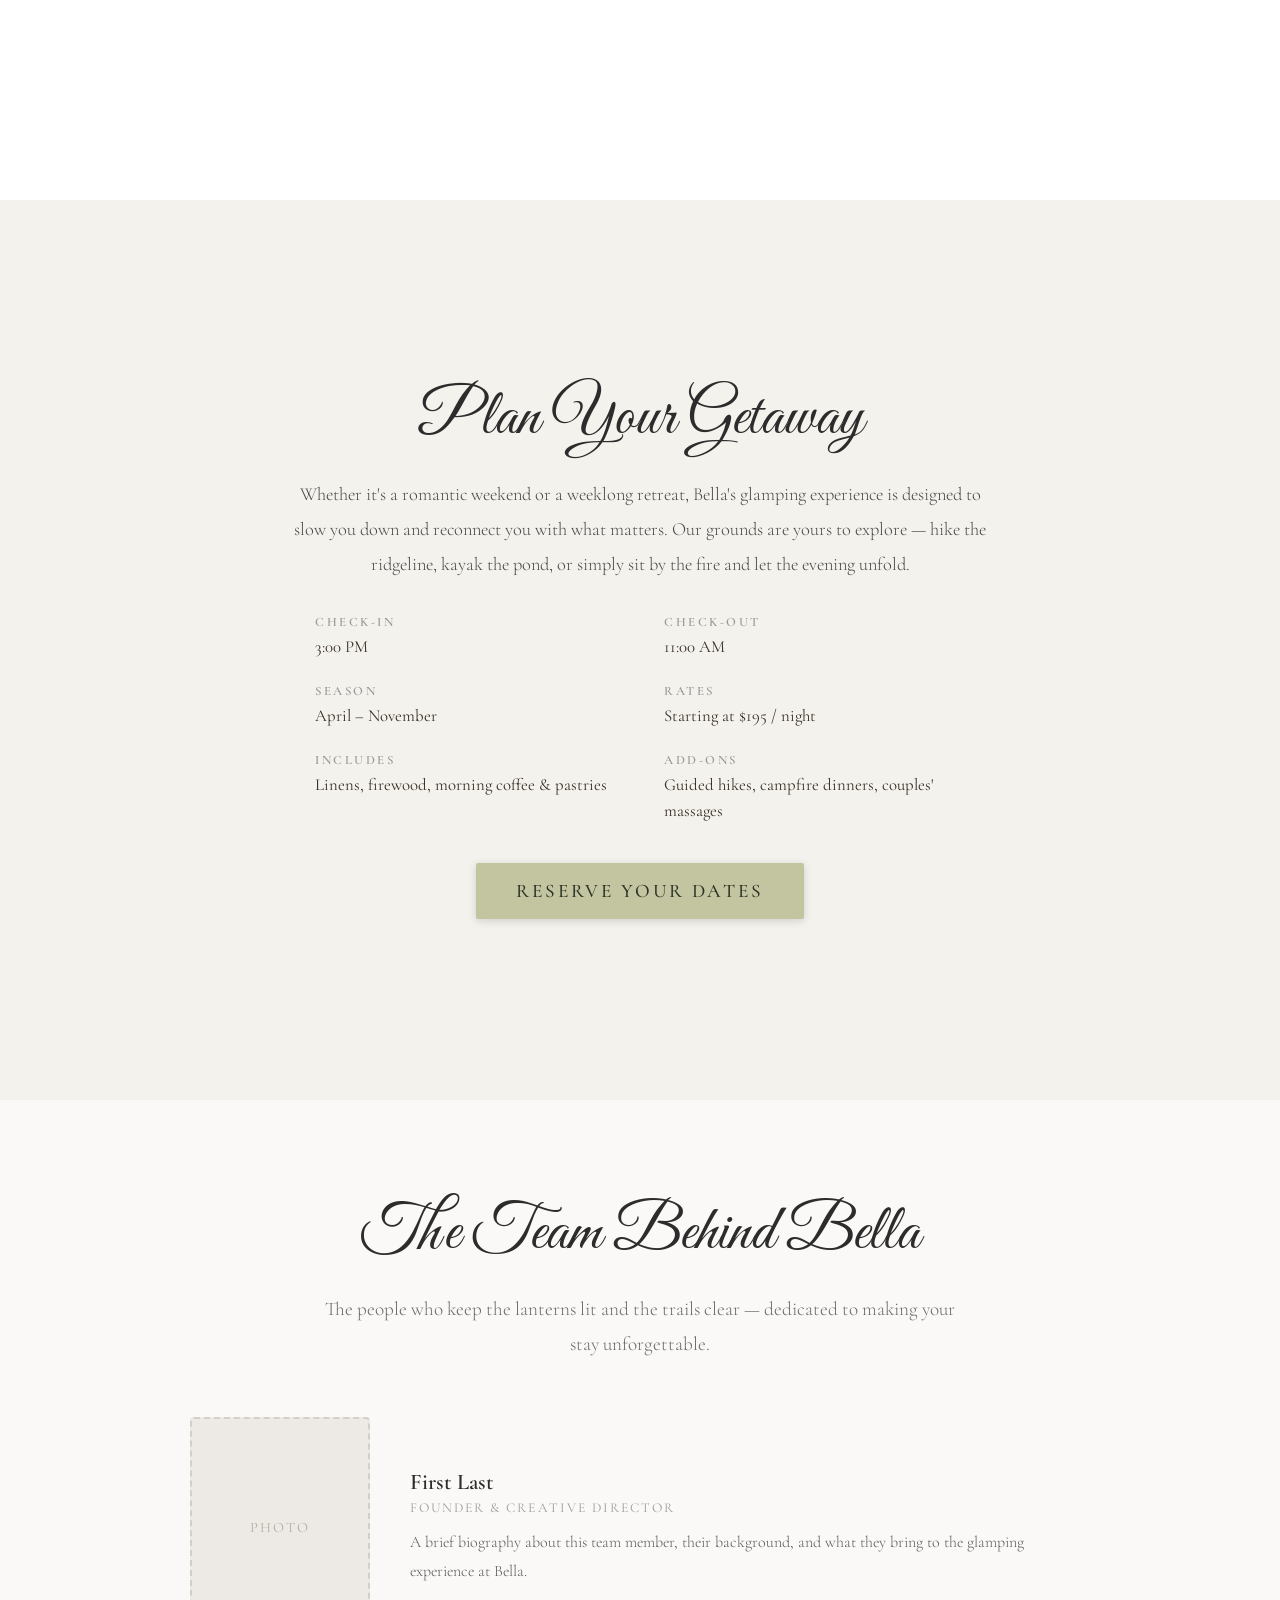
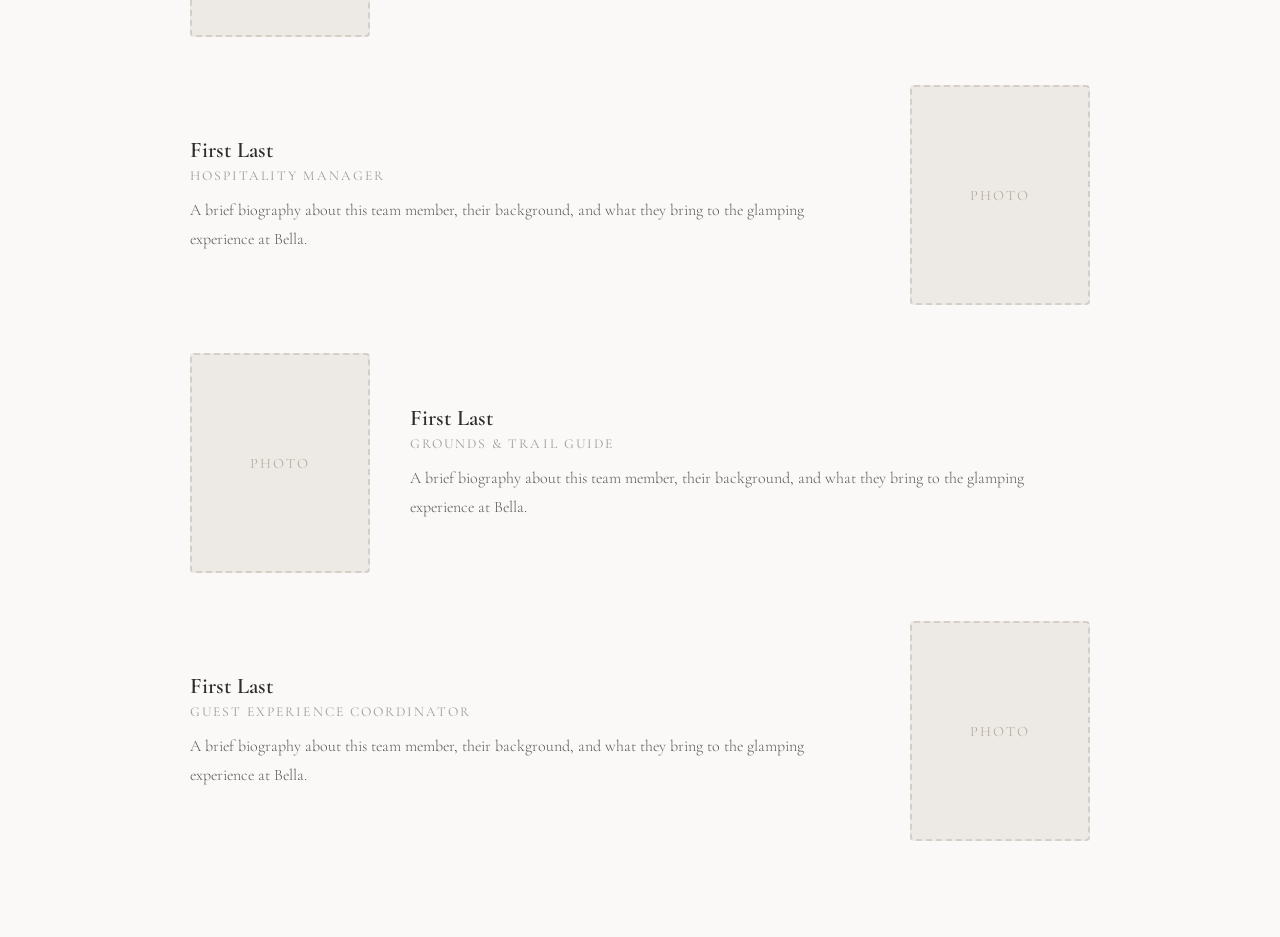
<file: glamping.html>
<!DOCTYPE html>
<html lang="en">
<head>
  <meta charset="UTF-8">
  <meta name="viewport" content="width=device-width, initial-scale=1.0">
  <title>Glamping — Bella at Perry Mountain</title>
  <link rel="preconnect" href="https://fonts.googleapis.com">
  <link rel="preconnect" href="https://fonts.gstatic.com" crossorigin>
  <link href="https://fonts.googleapis.com/css2?family=Cormorant+Garamond:ital,wght@0,300;0,400;0,500;0,600;1,300;1,400&family=Great+Vibes&display=swap" rel="stylesheet">
  <link rel="stylesheet" href="base.css">
  <link rel="stylesheet" href="glamping.css">
</head>
<body>

  <!-- Back link -->
  <a href="index.html" class="back-link">&larr; Back to Bella</a>

  <!-- ===== Section 1: Hero & Experience ===== -->
  <section class="g-section g-hero">
    <div class="g-hero__bg"></div>
    <div class="g-hero__overlay"></div>
    <div class="g-container g-hero__content fade-in">
      <h2 class="g-heading">Escape to the Mountain</h2>
      <p class="g-subtext">
        Luxury meets wilderness at Bella. Fall asleep under the stars, wake up to
        birdsong, and spend your days exploring 80 acres of rolling hills &mdash;
        all without sacrificing comfort.
      </p>
      <a href="#" class="btn btn--olive">Book Your Stay</a>
    </div>
  </section>

  <!-- ===== Section 2: Accommodations ===== -->
  <section class="g-section g-accommodations">
    <div class="g-container fade-in">
      <h2 class="g-heading">Your Home on the Mountain</h2>
      <p class="g-subtext">
        Every detail has been considered &mdash; from the linens to the lanterns.
      </p>

      <div class="g-acc__grid">
        <!-- Accommodation 1 -->
        <div class="g-acc__card">
          <div class="g-acc__image">
            <span class="g-acc__image-label">Photo</span>
          </div>
          <h3 class="g-acc__name">Safari Tent</h3>
          <p class="g-acc__desc">
            Spacious canvas tents with king beds, hardwood floors, and private decks
            overlooking the valley. Sleeps two.
          </p>
        </div>

        <!-- Accommodation 2 -->
        <div class="g-acc__card">
          <div class="g-acc__image">
            <span class="g-acc__image-label">Photo</span>
          </div>
          <h3 class="g-acc__name">Treehouse Suite</h3>
          <p class="g-acc__desc">
            Elevated among the oaks with panoramic windows, a soaking tub, and a
            private balcony. Sleeps two.
          </p>
        </div>

        <!-- Accommodation 3 -->
        <div class="g-acc__card">
          <div class="g-acc__image">
            <span class="g-acc__image-label">Photo</span>
          </div>
          <h3 class="g-acc__name">Creekside Cabin</h3>
          <p class="g-acc__desc">
            A cozy A-frame nestled by the creek with a wood-burning stove, full
            kitchenette, and screened porch. Sleeps four.
          </p>
        </div>
      </div>
    </div>
  </section>

  <!-- ===== Section 3: Details & Booking ===== -->
  <section class="g-section g-details-section">
    <div class="g-container fade-in">
      <h2 class="g-heading">Plan Your Getaway</h2>
      <p class="g-body">
        Whether it's a romantic weekend or a weeklong retreat, Bella's glamping experience
        is designed to slow you down and reconnect you with what matters. Our grounds are
        yours to explore — hike the ridgeline, kayak the pond, or simply sit by the fire
        and let the evening unfold.
      </p>
      <div class="g-details">
        <div class="g-details__item">
          <span class="g-details__label">Check-in</span>
          <span class="g-details__value">3:00 PM</span>
        </div>
        <div class="g-details__item">
          <span class="g-details__label">Check-out</span>
          <span class="g-details__value">11:00 AM</span>
        </div>
        <div class="g-details__item">
          <span class="g-details__label">Season</span>
          <span class="g-details__value">April &ndash; November</span>
        </div>
        <div class="g-details__item">
          <span class="g-details__label">Rates</span>
          <span class="g-details__value">Starting at $195 / night</span>
        </div>
        <div class="g-details__item">
          <span class="g-details__label">Includes</span>
          <span class="g-details__value">Linens, firewood, morning coffee &amp; pastries</span>
        </div>
        <div class="g-details__item">
          <span class="g-details__label">Add-ons</span>
          <span class="g-details__value">Guided hikes, campfire dinners, couples' massages</span>
        </div>
      </div>
      <div class="g-cta">
        <a href="#" class="btn btn--olive">Reserve Your Dates</a>
      </div>
    </div>
  </section>

  <!-- ===== Section 4: The Team ===== -->
  <section class="g-section g-team">
    <div class="g-container fade-in">
      <h2 class="g-heading">The Team Behind Bella</h2>
      <p class="g-subtext g-team__intro">
        The people who keep the lanterns lit and the trails clear &mdash; dedicated
        to making your stay unforgettable.
      </p>

      <div class="g-team__grid">
        <!-- Member 1 -->
        <div class="g-team__card">
          <div class="g-team__photo">
            <span class="g-team__photo-label">Photo</span>
          </div>
          <div class="g-team__info">
            <h3 class="g-team__name">First Last</h3>
            <p class="g-team__title">Founder &amp; Creative Director</p>
            <p class="g-team__bio">
              A brief biography about this team member, their background, and what
              they bring to the glamping experience at Bella.
            </p>
          </div>
        </div>

        <!-- Member 2 -->
        <div class="g-team__card g-team__card--reverse">
          <div class="g-team__photo">
            <span class="g-team__photo-label">Photo</span>
          </div>
          <div class="g-team__info">
            <h3 class="g-team__name">First Last</h3>
            <p class="g-team__title">Hospitality Manager</p>
            <p class="g-team__bio">
              A brief biography about this team member, their background, and what
              they bring to the glamping experience at Bella.
            </p>
          </div>
        </div>

        <!-- Member 3 -->
        <div class="g-team__card">
          <div class="g-team__photo">
            <span class="g-team__photo-label">Photo</span>
          </div>
          <div class="g-team__info">
            <h3 class="g-team__name">First Last</h3>
            <p class="g-team__title">Grounds &amp; Trail Guide</p>
            <p class="g-team__bio">
              A brief biography about this team member, their background, and what
              they bring to the glamping experience at Bella.
            </p>
          </div>
        </div>

        <!-- Member 4 -->
        <div class="g-team__card g-team__card--reverse">
          <div class="g-team__photo">
            <span class="g-team__photo-label">Photo</span>
          </div>
          <div class="g-team__info">
            <h3 class="g-team__name">First Last</h3>
            <p class="g-team__title">Guest Experience Coordinator</p>
            <p class="g-team__bio">
              A brief biography about this team member, their background, and what
              they bring to the glamping experience at Bella.
            </p>
          </div>
        </div>
      </div>
    </div>
  </section>

  <script src="glamping.js"></script>
</body>
</html>
</file>
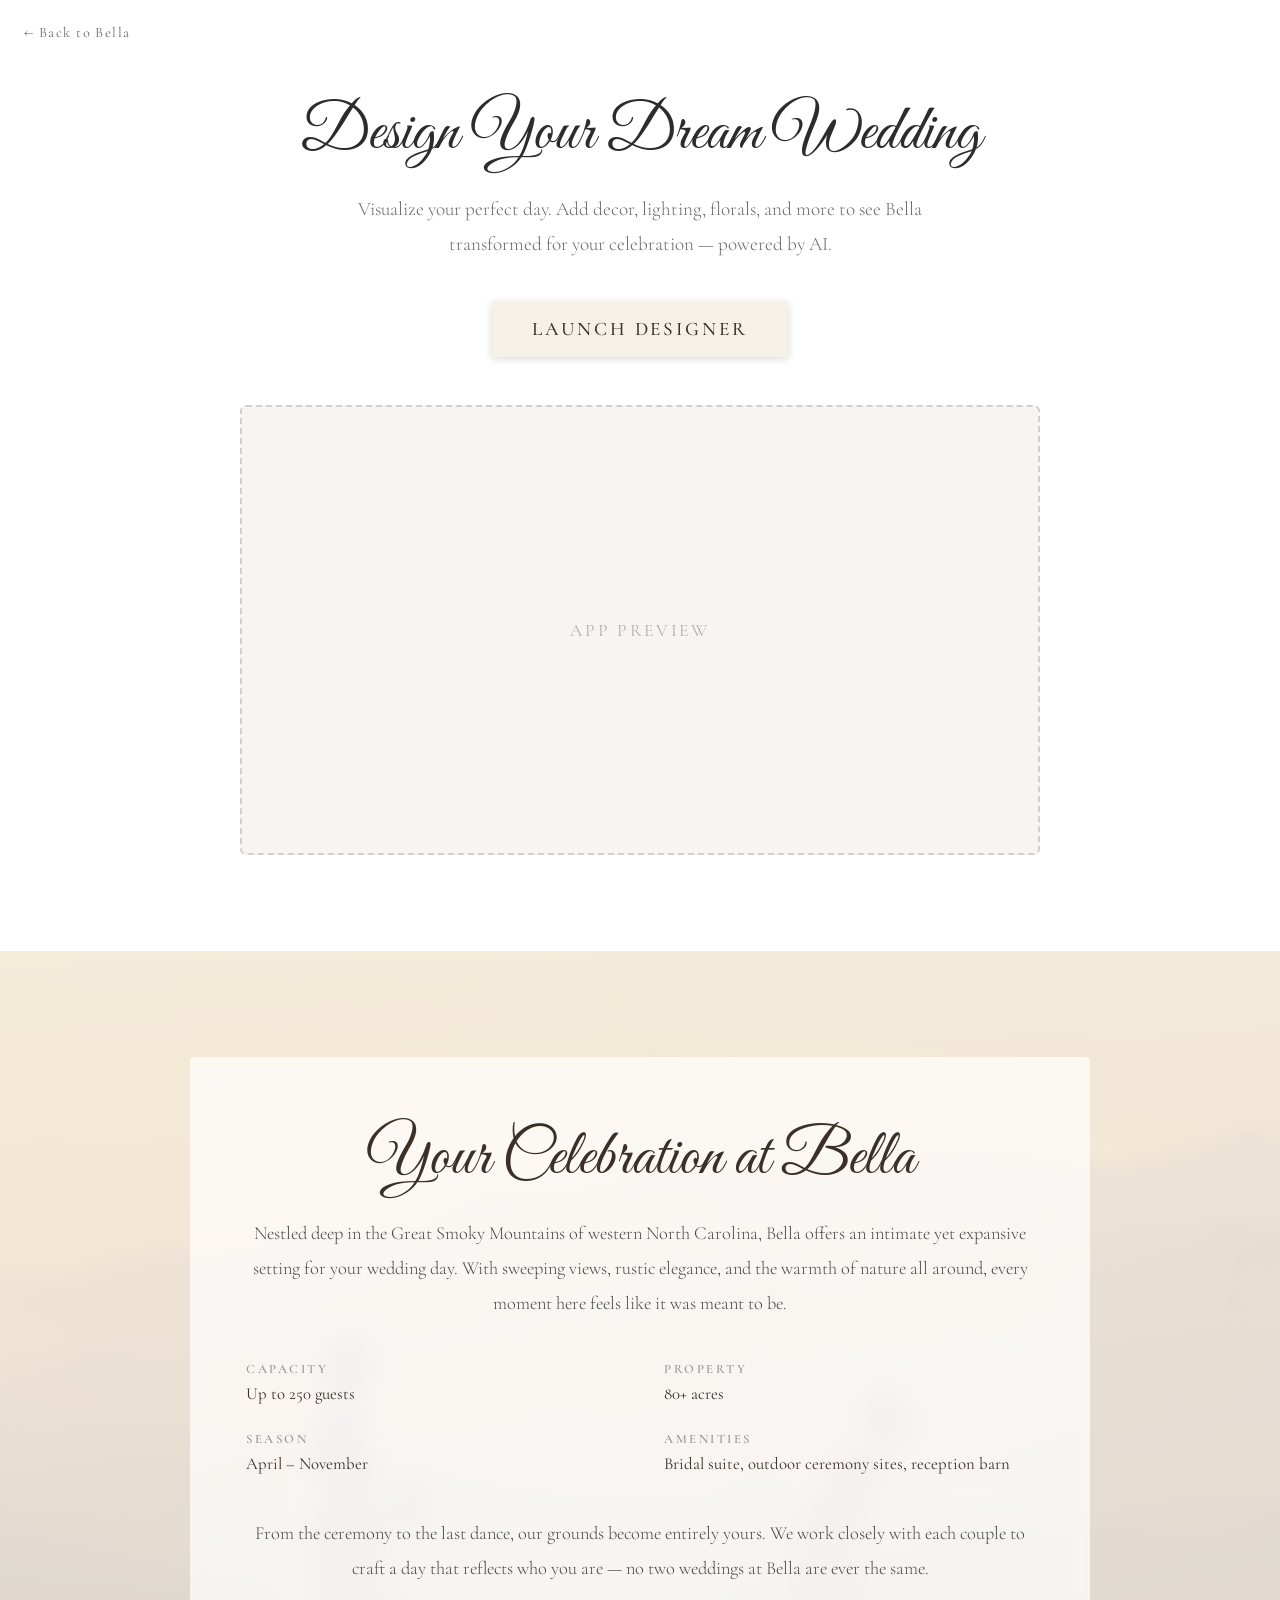
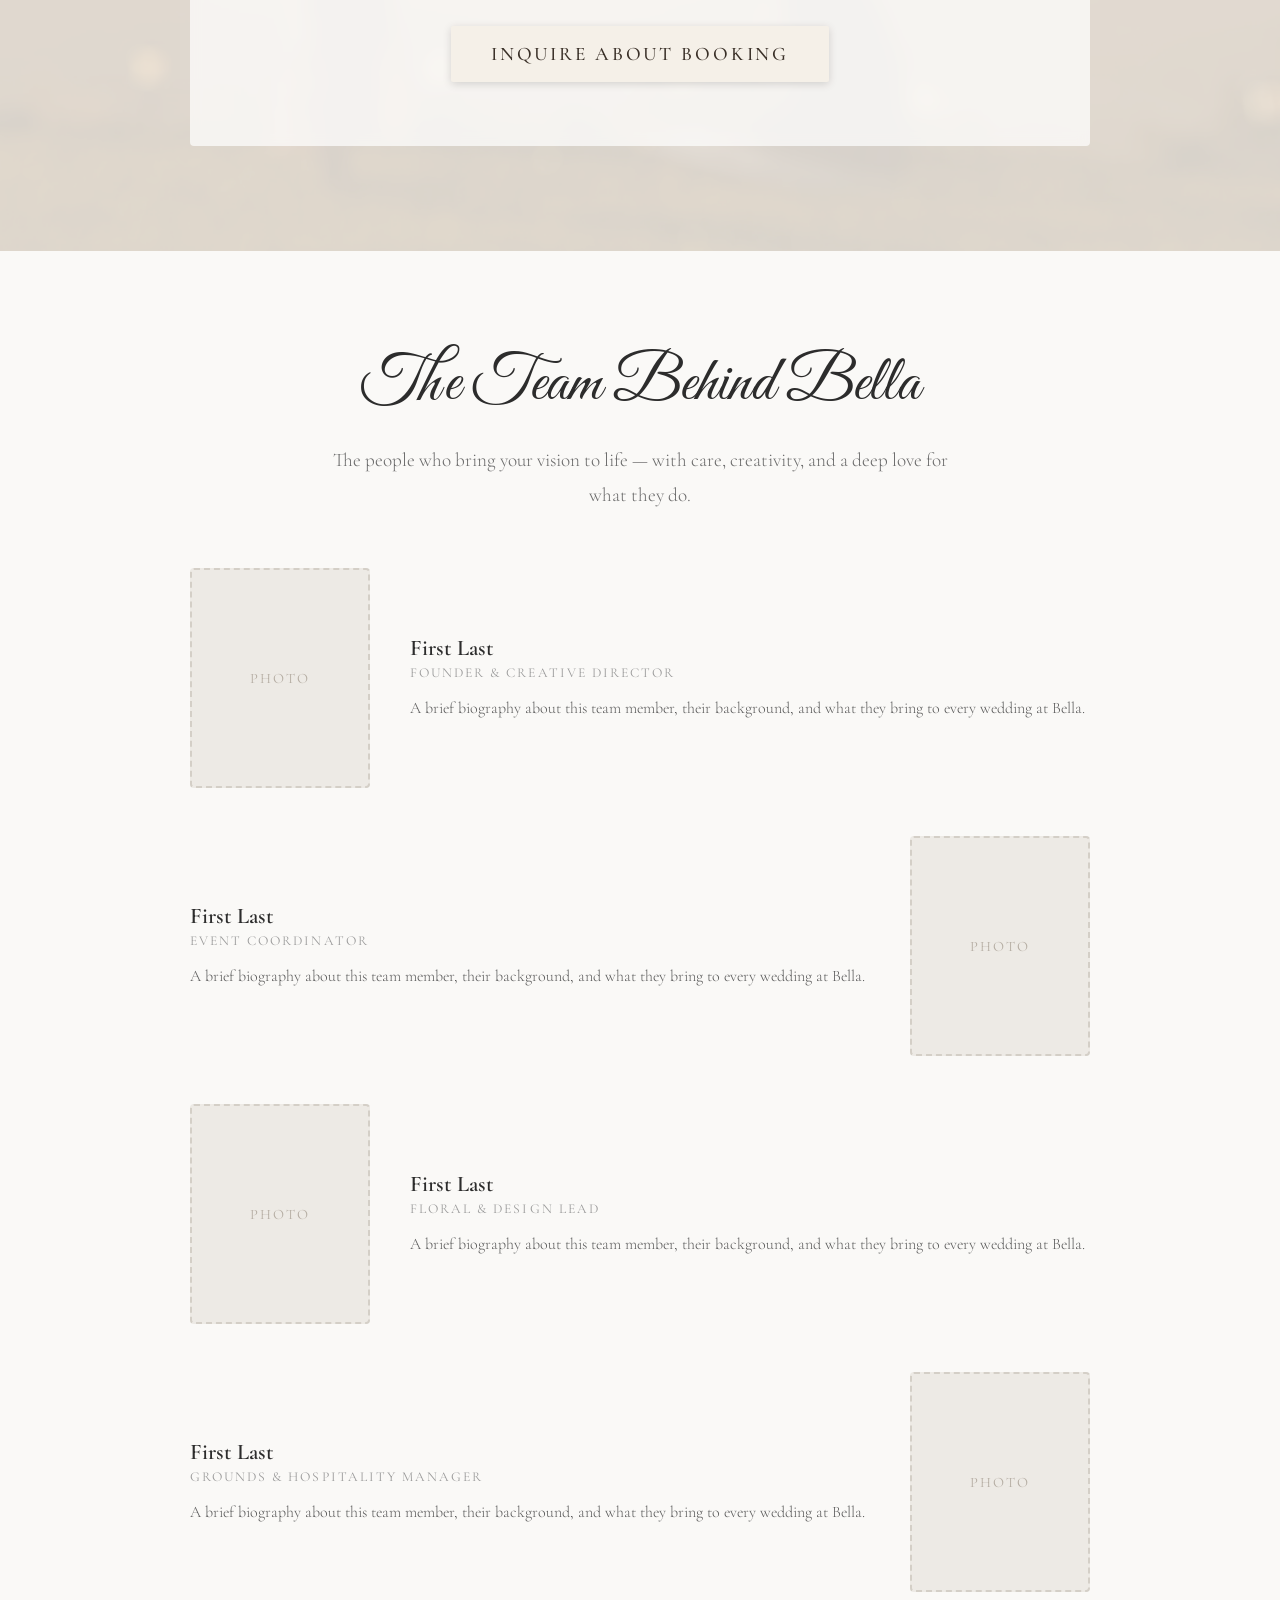
<file: weddings.html>
<!DOCTYPE html>
<html lang="en">
<head>
  <meta charset="UTF-8">
  <meta name="viewport" content="width=device-width, initial-scale=1.0">
  <title>Weddings — Bella at Perry Mountain</title>
  <link rel="preconnect" href="https://fonts.googleapis.com">
  <link rel="preconnect" href="https://fonts.gstatic.com" crossorigin>
  <link href="https://fonts.googleapis.com/css2?family=Cormorant+Garamond:ital,wght@0,300;0,400;0,500;0,600;1,300;1,400&family=Great+Vibes&display=swap" rel="stylesheet">
  <link rel="stylesheet" href="base.css">
  <link rel="stylesheet" href="weddings.css">
</head>
<body>

  <!-- Back link -->
  <a href="index.html" class="back-link">&larr; Back to Bella</a>

  <!-- ===== Section 1: AI Design Studio ===== -->
  <section class="w-section w-designer">
    <div class="w-container fade-in">
      <h2 class="w-heading">Design Your Dream Wedding</h2>
      <p class="w-subtext">
        Visualize your perfect day. Add decor, lighting, florals, and more to see
        Bella transformed for your celebration &mdash; powered by AI.
      </p>
      <a href="#" class="btn btn--cream w-designer__btn">Launch Designer</a>
      <div class="w-designer__preview">
        <span class="w-designer__label">App Preview</span>
      </div>
    </div>
  </section>

  <!-- ===== Section 2: Venue & Booking ===== -->
  <section class="w-section w-venue">
    <div class="w-venue__bg"></div>
    <div class="w-venue__overlay"></div>
    <div class="w-container w-venue__content fade-in">
      <h2 class="w-heading">Your Celebration at Bella</h2>
      <p class="w-body">
        Nestled deep in the Great Smoky Mountains of western North Carolina, Bella offers
        an intimate yet expansive setting for your wedding day. With sweeping views, rustic
        elegance, and the warmth of nature all around, every moment here feels like it was
        meant to be.
      </p>
      <div class="w-details">
        <div class="w-details__item">
          <span class="w-details__label">Capacity</span>
          <span class="w-details__value">Up to 250 guests</span>
        </div>
        <div class="w-details__item">
          <span class="w-details__label">Property</span>
          <span class="w-details__value">80+ acres</span>
        </div>
        <div class="w-details__item">
          <span class="w-details__label">Season</span>
          <span class="w-details__value">April &ndash; November</span>
        </div>
        <div class="w-details__item">
          <span class="w-details__label">Amenities</span>
          <span class="w-details__value">Bridal suite, outdoor ceremony sites, reception barn</span>
        </div>
      </div>
      <p class="w-body">
        From the ceremony to the last dance, our grounds become entirely yours. We work
        closely with each couple to craft a day that reflects who you are &mdash; no two
        weddings at Bella are ever the same.
      </p>
      <a href="#" class="btn btn--cream">Inquire About Booking</a>
    </div>
  </section>

  <!-- ===== Section 3: The Team ===== -->
  <section class="w-section w-team">
    <div class="w-container fade-in">
      <h2 class="w-heading">The Team Behind Bella</h2>
      <p class="w-subtext w-team__intro">
        The people who bring your vision to life &mdash; with care, creativity, and a deep
        love for what they do.
      </p>

      <div class="w-team__grid">
        <!-- Member 1 -->
        <div class="w-team__card">
          <div class="w-team__photo">
            <span class="w-team__photo-label">Photo</span>
          </div>
          <div class="w-team__info">
            <h3 class="w-team__name">First Last</h3>
            <p class="w-team__title">Founder &amp; Creative Director</p>
            <p class="w-team__bio">
              A brief biography about this team member, their background, and what
              they bring to every wedding at Bella.
            </p>
          </div>
        </div>

        <!-- Member 2 -->
        <div class="w-team__card w-team__card--reverse">
          <div class="w-team__photo">
            <span class="w-team__photo-label">Photo</span>
          </div>
          <div class="w-team__info">
            <h3 class="w-team__name">First Last</h3>
            <p class="w-team__title">Event Coordinator</p>
            <p class="w-team__bio">
              A brief biography about this team member, their background, and what
              they bring to every wedding at Bella.
            </p>
          </div>
        </div>

        <!-- Member 3 -->
        <div class="w-team__card">
          <div class="w-team__photo">
            <span class="w-team__photo-label">Photo</span>
          </div>
          <div class="w-team__info">
            <h3 class="w-team__name">First Last</h3>
            <p class="w-team__title">Floral &amp; Design Lead</p>
            <p class="w-team__bio">
              A brief biography about this team member, their background, and what
              they bring to every wedding at Bella.
            </p>
          </div>
        </div>

        <!-- Member 4 -->
        <div class="w-team__card w-team__card--reverse">
          <div class="w-team__photo">
            <span class="w-team__photo-label">Photo</span>
          </div>
          <div class="w-team__info">
            <h3 class="w-team__name">First Last</h3>
            <p class="w-team__title">Grounds &amp; Hospitality Manager</p>
            <p class="w-team__bio">
              A brief biography about this team member, their background, and what
              they bring to every wedding at Bella.
            </p>
          </div>
        </div>
      </div>
    </div>
  </section>

  <script src="weddings.js"></script>
</body>
</html>
</file>
<file: base.css>
/* ===== Reset ===== */
*, *::before, *::after {
  margin: 0;
  padding: 0;
  box-sizing: border-box;
}

html {
  height: 100%;
  scroll-behavior: smooth;
}

body {
  min-height: 100%;
  font-family: 'Cormorant Garamond', Georgia, 'Times New Roman', serif;
  background: #fff;
  color: #2c2c2c;
  -webkit-font-smoothing: antialiased;
  -moz-osx-font-smoothing: grayscale;
}

a {
  text-decoration: none;
  color: inherit;
}

img {
  max-width: 100%;
  display: block;
}

/* ===== Buttons ===== */
.btn {
  display: inline-block;
  font-family: 'Cormorant Garamond', Georgia, serif;
  font-size: clamp(0.95rem, 1.8vw, 1.2rem);
  font-weight: 500;
  letter-spacing: 0.15em;
  text-transform: uppercase;
  padding: 1rem 2.5rem;
  border: none;
  border-radius: 2px;
  cursor: pointer;
  transition: transform 0.35s ease, box-shadow 0.35s ease, background-color 0.35s ease;
  box-shadow: 0 2px 8px rgba(0, 0, 0, 0.15);
  opacity: 0;
  animation: fadeIn 0.8s ease-out forwards;
}

/* Cream */
.btn--cream {
  background-color: #F5F0E8;
  color: #3a3028;
}

.btn--cream:hover {
  background-color: #efe9df;
}

/* Light Olive */
.btn--olive {
  background-color: #C2C5A0;
  color: #2e3325;
}

.btn--olive:hover {
  background-color: #b8bb94;
}

/* Light Blue */
.btn--blue {
  background-color: #B8D4E3;
  color: #1e3a4d;
}

.btn--blue:hover {
  background-color: #a9c9db;
}

/* ===== Shared Animations ===== */
@keyframes fadeInDown {
  from {
    opacity: 0;
    transform: translateY(-18px);
  }
  to {
    opacity: 1;
    transform: translateY(0);
  }
}

@keyframes fadeInUp {
  from {
    opacity: 0;
    transform: translateY(12px);
  }
  to {
    opacity: 1;
    transform: translateY(0);
  }
}

@keyframes fadeIn {
  from {
    opacity: 0;
  }
  to {
    opacity: 1;
  }
}

/* ===== Base Responsive ===== */
@media (max-width: 768px) {
  .btn {
    padding: 0.9rem 1.6rem;
    font-size: 0.85rem;
    letter-spacing: 0.08em;
    max-width: 85vw;
    text-align: center;
  }
}

@media (max-width: 400px) {
  .btn {
    padding: 0.8rem 1.2rem;
    font-size: 0.78rem;
    letter-spacing: 0.06em;
  }
}
</file>
<file: styles.css>
/* ==============================================
   Bella — Homepage Styles
   (Requires base.css to be loaded first)
   ============================================== */


/* ==============================================
   1. HEADER
   ============================================== */

.site-header {
  background: #fff;
  text-align: center;
  padding: 1.2rem 2rem 1.8rem;
  position: fixed;
  top: 0;
  left: 0;
  width: 100%;
  z-index: 5;
}

/* --- Social Icons (top-right) --- */
.header-social {
  position: absolute;
  top: 1.2rem;
  right: 2rem;
  display: flex;
  align-items: center;
  gap: 1.2rem;
}

.header-social__link {
  display: flex;
  align-items: center;
  justify-content: center;
  width: 20px;
  height: 20px;
  color: #9a9a9a;
  transition: color 0.3s ease;
}

.header-social__link:hover {
  color: #2c2c2c;
}

.header-social__link svg {
  width: 100%;
  height: 100%;
}

/* --- Brand --- */
.header-brand {
  text-align: center;
}

.brand-name {
  font-family: 'Great Vibes', 'Brush Script MT', cursive;
  font-size: clamp(3.5rem, 8vw, 6rem);
  font-weight: 400;
  line-height: 1.1;
  color: #2c2c2c;
  letter-spacing: 0.02em;
  opacity: 0;
  animation: fadeInDown 1s ease-out 0.2s forwards;
}

.brand-at {
  font-family: 'Cormorant Garamond', Georgia, serif;
  font-size: clamp(0.7rem, 1.4vw, 0.9rem);
  font-weight: 300;
  font-style: italic;
  letter-spacing: 0.15em;
  color: #9a9a9a;
  margin-top: -0.3rem;
  opacity: 0;
  animation: fadeIn 0.8s ease-out 0.45s forwards;
}

.brand-location {
  font-family: 'Cormorant Garamond', Georgia, serif;
  font-size: clamp(0.85rem, 2vw, 1.15rem);
  font-weight: 300;
  letter-spacing: 0.35em;
  text-transform: uppercase;
  color: #6b6b6b;
  margin-top: -0.1rem;
  opacity: 0;
  animation: fadeInUp 1s ease-out 0.6s forwards;
}

/* --- Nav Row (below brand) --- */
.header-nav {
  display: flex;
  justify-content: center;
  align-items: center;
  gap: 3rem;
  margin-top: 1rem;
}

.header-nav__link {
  font-family: 'Cormorant Garamond', Georgia, serif;
  font-size: 0.8rem;
  font-weight: 500;
  letter-spacing: 0.18em;
  text-transform: uppercase;
  color: #6b6b6b;
  text-decoration: none;
  transition: color 0.3s ease;
  padding: 0.4rem 0;
  white-space: nowrap;
}

.header-nav__link::after {
  content: '';
  display: block;
  width: 0;
  height: 1px;
  background: #2c2c2c;
  transition: width 0.3s ease;
  margin-top: 2px;
}

.header-nav__link:hover {
  color: #2c2c2c;
}

.header-nav__link:hover::after {
  width: 100%;
}


/* ==============================================
   2. HERO SLIDING PANELS (Weddings / Glamping / Events)
   ============================================== */

.sections {
  position: relative;
}

.section {
  position: sticky;
  top: 0;
  display: flex;
  align-items: center;
  justify-content: center;
  background-size: cover;
  background-position: center;
  background-repeat: no-repeat;
  overflow: hidden;
}

.section--weddings {
  height: 100vh;
  height: 100svh;
  z-index: 1;
  background-color: #3a3028;
  background-image: url('public/src/img/wedding-backdrop-noblur.webp');
  background-position: center 65%;
}

.section--glamping {
  height: 100vh;
  height: 100svh;
  z-index: 2;
  box-shadow: 0 -4px 30px rgba(0, 0, 0, 0.25);
  background-color: #2e3325;
  background-image: url('public/src/img/glamping-backdrop.webp');
}

.section--events {
  height: 100vh;
  height: 100svh;
  z-index: 3;
  box-shadow: 0 -4px 30px rgba(0, 0, 0, 0.25);
  background-color: #252e35;
  background-image: url('public/src/img/event-backdrop.webp');
}

/* --- Dark overlay (replaces filter:brightness to avoid mobile resize bug) --- */
.section::before {
  content: '';
  position: absolute;
  inset: 0;
  background: #000;
  opacity: 0.7;
  transition: opacity 0.8s ease;
  z-index: 1;
}

.section.in-view::before {
  opacity: 0;
}

/* --- Color overlays --- */
.section__overlay {
  position: absolute;
  inset: 0;
  opacity: 0;
  transition: opacity 0.4s ease;
  z-index: 2;
}

.section.in-view .section__overlay {
  opacity: 1;
}

.section--weddings .section__overlay {
  background: rgba(0, 0, 0, 0.4);
}

.section--glamping .section__overlay {
  background: rgba(107, 112, 75, 0.5);
}

.section--events .section__overlay {
  background: rgba(130, 175, 210, 0.5);
}

.section__content {
  position: relative;
  z-index: 3;
}

/* --- Wedding button (fixed to viewport center) --- */
.btn--wedding-fixed {
  position: fixed;
  top: 50%;
  left: 50%;
  transform: translate(-50%, -50%);
  z-index: 1;
  opacity: 1;
  transition: opacity 0.3s ease;
}

.btn--wedding-fixed.is-hidden {
  opacity: 0;
  pointer-events: none;
}

/* --- Button animation delays --- */
.btn--cream { animation-delay: 1s; }
.btn--olive { animation-delay: 0s; }
.btn--blue  { animation-delay: 0s; }


/* ==============================================
   3. HOMEPAGE CONTENT SECTIONS (below panels)
   ============================================== */

/*
 * Structure: .hp-scroll-wrap > .hp-section (sticky)
 * The wrapper provides natural document height.
 * The section sticks at top:0 and scrolls through
 * its content, then the next wrapper/section slides over.
 * z-index goes on the WRAPPER so stacking works across siblings.
 */

.hp-scroll-wrap {
  position: relative;
}

.hp-scroll-wrap:nth-of-type(1) { z-index: 4; }
.hp-scroll-wrap:nth-of-type(2) { z-index: 5; }
.hp-scroll-wrap:nth-of-type(3) { z-index: 6; }
.hp-scroll-wrap:nth-of-type(4) { z-index: 7; }

.hp-section {
  position: sticky;
  top: 0;
  min-height: 100vh;
  display: flex;
  align-items: center;
  justify-content: center;
  padding: 6rem 2rem;
  box-shadow: 0 -4px 30px rgba(0, 0, 0, 0.25);
}

/* --- Shared typography --- */
.hp-container {
  max-width: 900px;
  width: 100%;
  margin: 0 auto;
  padding-top: 2rem;
  padding-bottom: 4rem;
}

.hp-heading {
  font-family: 'Great Vibes', 'Brush Script MT', cursive;
  font-size: clamp(2.5rem, 6vw, 4rem);
  font-weight: 400;
  color: #2c2c2c;
  text-align: center;
  margin-bottom: 1.2rem;
  line-height: 1.2;
}

.hp-subtext {
  font-family: 'Cormorant Garamond', Georgia, serif;
  font-size: clamp(1rem, 2vw, 1.2rem);
  font-weight: 300;
  color: #6b6b6b;
  text-align: center;
  line-height: 1.8;
  max-width: 650px;
  margin: 0 auto 2.5rem;
}

.hp-body {
  font-family: 'Cormorant Garamond', Georgia, serif;
  font-size: clamp(1rem, 1.8vw, 1.15rem);
  font-weight: 300;
  color: #4a4a4a;
  line-height: 1.9;
  margin-bottom: 1.5rem;
  text-align: center;
  max-width: 700px;
  margin-left: auto;
  margin-right: auto;
}

/* --- Shared placeholder image --- */
.hp-placeholder-img {
  background: #edeae5;
  border: 2px dashed #d4cfc7;
  border-radius: 4px;
  display: flex;
  align-items: center;
  justify-content: center;
}

.hp-placeholder-img span {
  font-family: 'Cormorant Garamond', Georgia, serif;
  font-size: 0.9rem;
  font-weight: 400;
  letter-spacing: 0.15em;
  text-transform: uppercase;
  color: #b5ada3;
}

.hp-placeholder-img--sm {
  width: 100%;
  aspect-ratio: 4 / 3;
  margin-bottom: 1.2rem;
}

/* --- Scroll fade-in --- */
.hp-fade {
  opacity: 0;
  transform: translateY(30px);
  transition: opacity 0.8s ease-out, transform 0.8s ease-out;
}

.hp-fade.is-visible {
  opacity: 1;
  transform: translateY(0);
}


/* ==============================================
   3a. Book Now
   ============================================== */

.hp-book {
  background: #fff;
}

.hp-book__options {
  display: grid;
  grid-template-columns: repeat(3, 1fr);
  gap: 2.5rem;
  margin-top: 1rem;
  margin-bottom: 3rem;
}

.hp-book__card {
  text-align: center;
  padding: 2.5rem 1.5rem;
  border: 1px solid #eae7e2;
  border-radius: 4px;
  transition: box-shadow 0.3s ease;
  display: flex;
  flex-direction: column;
  align-items: center;
}

.hp-book__card:hover {
  box-shadow: 0 4px 20px rgba(0, 0, 0, 0.08);
}

.hp-book__card-icon {
  width: 100%;
  max-width: 200px;
  margin-bottom: 0.5rem;
}

.hp-book__card-title {
  font-family: 'Cormorant Garamond', Georgia, serif;
  font-size: 1.4rem;
  font-weight: 600;
  color: #2c2c2c;
  margin-bottom: 0.6rem;
}

.hp-book__card-desc {
  font-family: 'Cormorant Garamond', Georgia, serif;
  font-size: 0.95rem;
  font-weight: 300;
  color: #6b6b6b;
  line-height: 1.7;
  margin-bottom: 1rem;
}

.hp-book__card-features {
  list-style: none;
  padding: 0;
  margin: 0 0 1.8rem;
  text-align: left;
  width: 100%;
}

.hp-book__card-features li {
  font-family: 'Cormorant Garamond', Georgia, serif;
  font-size: 0.9rem;
  font-weight: 400;
  color: #5a5a5a;
  line-height: 1.6;
  padding: 0.35rem 0 0.35rem 0.5rem;
  border-bottom: 1px solid #f0ede8;
}

.hp-book__card-features li:last-child {
  border-bottom: none;
}

.hp-book__card .btn {
  margin-top: auto;
}

.hp-book__footer {
  text-align: center;
  border-top: 1px solid #eae7e2;
  padding-top: 3rem;
}


/* ==============================================
   3b. Who We Are
   ============================================== */

.hp-who {
  background: #faf9f7;
}

.hp-who__grid {
  display: grid;
  grid-template-columns: repeat(2, 1fr);
  gap: 3rem 2.5rem;
  margin-bottom: 4rem;
}

.hp-who__card {
  text-align: center;
}

.hp-who__photo {
  width: 160px;
  height: 200px;
  margin: 0 auto 1.2rem;
  background: #edeae5;
  border: 2px dashed #d4cfc7;
  border-radius: 4px;
  display: flex;
  align-items: center;
  justify-content: center;
}

.hp-who__photo-label {
  font-family: 'Cormorant Garamond', Georgia, serif;
  font-size: 0.9rem;
  font-weight: 400;
  letter-spacing: 0.15em;
  text-transform: uppercase;
  color: #b5ada3;
}

.hp-who__name {
  font-family: 'Cormorant Garamond', Georgia, serif;
  font-size: 1.3rem;
  font-weight: 600;
  color: #2c2c2c;
  margin-bottom: 0.2rem;
}

.hp-who__title {
  font-family: 'Cormorant Garamond', Georgia, serif;
  font-size: 0.8rem;
  font-weight: 400;
  letter-spacing: 0.15em;
  text-transform: uppercase;
  color: #9a9a9a;
  margin-bottom: 0.7rem;
}

.hp-who__bio {
  font-family: 'Cormorant Garamond', Georgia, serif;
  font-size: 0.95rem;
  font-weight: 300;
  color: #5a5a5a;
  line-height: 1.7;
  max-width: 340px;
  margin: 0 auto;
}

/* Values */
.hp-who__values {
  border-top: 1px solid #e5e2dd;
  padding-top: 3rem;
  text-align: center;
}

.hp-who__values-heading {
  font-family: 'Cormorant Garamond', Georgia, serif;
  font-size: 1.6rem;
  font-weight: 600;
  color: #2c2c2c;
  margin-bottom: 2rem;
  letter-spacing: 0.05em;
}

.hp-who__values-grid {
  display: grid;
  grid-template-columns: repeat(3, 1fr);
  gap: 2rem;
}

.hp-who__value-title {
  font-family: 'Cormorant Garamond', Georgia, serif;
  font-size: 1.1rem;
  font-weight: 600;
  color: #3a3028;
  margin-bottom: 0.5rem;
  letter-spacing: 0.1em;
  text-transform: uppercase;
}

.hp-who__value-desc {
  font-family: 'Cormorant Garamond', Georgia, serif;
  font-size: 0.9rem;
  font-weight: 300;
  color: #6b6b6b;
  line-height: 1.7;
}


/* ==============================================
   3c. How We Got Here
   ============================================== */

.hp-story {
  background: #f5f0e8;
}

.hp-story__bg {
  position: absolute;
  inset: 0;
  background-image: url('public/src/img/wedding-backdrop.webp');
  background-size: cover;
  background-position: center;
  z-index: 0;
}

.hp-story__overlay {
  position: absolute;
  inset: 0;
  background: rgba(245, 240, 232, 0.92);
  z-index: 1;
}

.hp-story__content {
  position: relative;
  z-index: 2;
}

.hp-story .hp-heading {
  color: #3a3028;
  margin-bottom: 2.5rem;
}

.hp-story__chapter {
  margin-bottom: 2.5rem;
}

.hp-story__chapter-title {
  font-family: 'Cormorant Garamond', Georgia, serif;
  font-size: 1.3rem;
  font-weight: 600;
  color: #3a3028;
  text-align: center;
  letter-spacing: 0.15em;
  text-transform: uppercase;
  margin-bottom: 1rem;
}

/* Timeline */
.hp-story__timeline {
  margin-top: 3rem;
  padding-top: 2.5rem;
  border-top: 1px solid rgba(58, 48, 40, 0.15);
  display: grid;
  grid-template-columns: repeat(3, 1fr);
  gap: 2rem 1.5rem;
}

.hp-story__milestone {
  display: flex;
  flex-direction: column;
  align-items: center;
  text-align: center;
  gap: 0.3rem;
}

.hp-story__milestone-year {
  font-family: 'Cormorant Garamond', Georgia, serif;
  font-size: 1.6rem;
  font-weight: 600;
  color: #3a3028;
  line-height: 1;
}

.hp-story__milestone-text {
  font-family: 'Cormorant Garamond', Georgia, serif;
  font-size: 0.85rem;
  font-weight: 300;
  color: #6b6b6b;
  line-height: 1.5;
}


/* ==============================================
   3d. Where We Are Located
   ============================================== */

.hp-location {
  background: #fff;
}

.hp-location__map {
  width: 100%;
  aspect-ratio: 16 / 7;
  background: #edeae5;
  border-radius: 6px;
  overflow: hidden;
  margin-bottom: 3rem;
}

.hp-location__map iframe {
  display: block;
  width: 100%;
  height: 100%;
}

.hp-location__details {
  display: grid;
  grid-template-columns: repeat(3, 1fr);
  gap: 2rem;
  text-align: center;
  margin-bottom: 3.5rem;
}

.hp-location__detail {
  display: flex;
  flex-direction: column;
  gap: 0.3rem;
}

.hp-location__detail-label {
  font-family: 'Cormorant Garamond', Georgia, serif;
  font-size: 0.8rem;
  font-weight: 600;
  letter-spacing: 0.2em;
  text-transform: uppercase;
  color: #9a9a9a;
}

.hp-location__detail-value {
  font-family: 'Cormorant Garamond', Georgia, serif;
  font-size: 1.05rem;
  font-weight: 400;
  color: #3a3028;
  line-height: 1.5;
}

.hp-location__directions {
  text-align: center;
  border-top: 1px solid #eae7e2;
  padding-top: 3rem;
}

.hp-location__directions-heading {
  font-family: 'Cormorant Garamond', Georgia, serif;
  font-size: 1.4rem;
  font-weight: 600;
  color: #2c2c2c;
  margin-bottom: 1.5rem;
  letter-spacing: 0.05em;
}


/* ==============================================
   4. RESPONSIVE
   ============================================== */

/* --- Tablet & smaller --- */
@media (max-width: 768px) {

  /* Header — normal flow on mobile, no fixed positioning */
  .site-header {
    position: relative;
    padding: 1rem 1rem 1rem;
  }

  .header-nav {
    gap: 1.2rem;
    flex-wrap: wrap;
  }

  .header-nav__link {
    font-size: 0.55rem;
    letter-spacing: 0.08em;
  }

  .brand-name {
    font-size: clamp(2.8rem, 12vw, 4rem);
  }

  .brand-at {
    font-size: 0.7rem;
  }

  .brand-location {
    font-size: 0.8rem;
    letter-spacing: 0.25em;
  }

  .header-social {
    gap: 1rem;
    top: 0.8rem;
    right: 1rem;
  }

  .header-social__link {
    width: 17px;
    height: 17px;
  }

  /* Hero panels */
  .btn--wedding-fixed {
    padding: 0.9rem 1.6rem;
    font-size: 0.85rem;
    letter-spacing: 0.08em;
    max-width: 85vw;
    white-space: nowrap;
  }

  .section--weddings {
    background-position: center 60%;
  }

  /* Kill all overlay animation on mobile — static only */
  .section::before {
    display: none;
  }

  .section__overlay {
    opacity: 1;
    transition: none;
  }

  /* Content sections */
  .hp-section {
    padding: 4rem 1.5rem;
  }

  .hp-book__options {
    grid-template-columns: 1fr;
    max-width: 400px;
    margin: 1rem auto 2rem;
  }

  .hp-who__grid {
    grid-template-columns: 1fr;
    max-width: 350px;
    margin: 0 auto 3rem;
  }

  .hp-who__values-grid {
    grid-template-columns: 1fr;
    gap: 1.5rem;
  }

  .hp-story__timeline {
    grid-template-columns: repeat(2, 1fr);
    gap: 1.5rem;
  }

  .hp-location__details {
    grid-template-columns: 1fr;
    gap: 1.2rem;
  }
}

/* --- Small phones --- */
@media (max-width: 400px) {
  .btn--wedding-fixed {
    padding: 0.8rem 1.2rem;
    font-size: 0.78rem;
    letter-spacing: 0.06em;
  }

  .hp-section {
    padding: 3rem 1rem;
  }

  .hp-story__timeline {
    grid-template-columns: 1fr;
  }
}

/* --- Short viewports --- */
@media (max-height: 500px) {
  .section--weddings,
  .section--glamping,
  .section--events {
    height: 100vh;
    height: 100svh;
    min-height: 300px;
  }
}
</file>
<file: events.css>
/* ==============================================
   Bella — Events Page Styles
   (Requires base.css to be loaded first)
   ============================================== */

/* ===== Back Link ===== */
.back-link {
  position: fixed;
  top: 1.5rem;
  left: 1.5rem;
  z-index: 100;
  font-family: 'Cormorant Garamond', Georgia, serif;
  font-size: 0.9rem;
  font-weight: 400;
  letter-spacing: 0.1em;
  color: #6b6b6b;
  text-decoration: none;
  transition: color 0.3s ease;
}

.back-link:hover {
  color: #2c2c2c;
}

/* ===== Shared Section Styles ===== */
.e-section {
  position: relative;
  min-height: 100vh;
  display: flex;
  align-items: center;
  justify-content: center;
  padding: 6rem 2rem;
}

.e-container {
  max-width: 900px;
  width: 100%;
  margin: 0 auto;
}

.e-heading {
  font-family: 'Great Vibes', 'Brush Script MT', cursive;
  font-size: clamp(2.5rem, 6vw, 4rem);
  font-weight: 400;
  color: #2c2c2c;
  text-align: center;
  margin-bottom: 1.2rem;
  line-height: 1.2;
}

.e-subtext {
  font-family: 'Cormorant Garamond', Georgia, serif;
  font-size: clamp(1rem, 2vw, 1.2rem);
  font-weight: 300;
  color: #6b6b6b;
  text-align: center;
  line-height: 1.8;
  max-width: 650px;
  margin: 0 auto 2.5rem;
}

.e-body {
  font-family: 'Cormorant Garamond', Georgia, serif;
  font-size: clamp(1rem, 1.8vw, 1.15rem);
  font-weight: 300;
  color: #4a4a4a;
  line-height: 1.9;
  margin-bottom: 2rem;
}

/* ===== Scroll Fade-in ===== */
.fade-in {
  opacity: 0;
  transform: translateY(30px);
  transition: opacity 0.8s ease-out, transform 0.8s ease-out;
}

.fade-in.is-visible {
  opacity: 1;
  transform: translateY(0);
}

/* ===== Section 1: AI Design Studio ===== */
.e-designer {
  background: #fff;
  text-align: center;
}

.e-designer__btn {
  margin-bottom: 3rem;
}

.e-designer__preview {
  width: 100%;
  max-width: 800px;
  margin: 0 auto;
  aspect-ratio: 16 / 9;
  background: #eef3f7;
  border: 2px dashed #b8d4e3;
  border-radius: 6px;
  display: flex;
  align-items: center;
  justify-content: center;
}

.e-designer__label {
  font-family: 'Cormorant Garamond', Georgia, serif;
  font-size: 1.1rem;
  font-weight: 400;
  letter-spacing: 0.15em;
  text-transform: uppercase;
  color: #9ab8cb;
}

/* ===== Section 2: Venue & Booking ===== */
.e-venue {
  overflow: hidden;
}

.e-venue__bg {
  position: absolute;
  inset: 0;
  background-image: url('public/src/img/event-backdrop.webp');
  background-size: cover;
  background-position: center;
  z-index: 0;
}

.e-venue__overlay {
  position: absolute;
  inset: 0;
  background: rgba(220, 233, 243, 0.88);
  z-index: 1;
}

.e-venue__content {
  position: relative;
  z-index: 2;
  background: rgba(255, 255, 255, 0.7);
  border-radius: 4px;
  padding: 4rem 3.5rem;
  backdrop-filter: blur(6px);
  -webkit-backdrop-filter: blur(6px);
  text-align: center;
}

.e-venue__content .e-heading {
  color: #1e3a4d;
}

.e-venue__content .btn {
  margin-top: 0.5rem;
}

/* Details grid */
.e-details {
  display: grid;
  grid-template-columns: 1fr 1fr;
  gap: 1.5rem 3rem;
  margin: 2.5rem 0;
  text-align: left;
}

.e-details__item {
  display: flex;
  flex-direction: column;
  gap: 0.25rem;
}

.e-details__label {
  font-family: 'Cormorant Garamond', Georgia, serif;
  font-size: 0.8rem;
  font-weight: 600;
  letter-spacing: 0.2em;
  text-transform: uppercase;
  color: #9a9a9a;
}

.e-details__value {
  font-family: 'Cormorant Garamond', Georgia, serif;
  font-size: 1.05rem;
  font-weight: 400;
  color: #1e3a4d;
  line-height: 1.5;
}

/* ===== Section 3: The Team ===== */
.e-team {
  background: #f7f9fb;
}

.e-team__intro {
  margin-bottom: 3.5rem;
}

.e-team__grid {
  display: flex;
  flex-direction: column;
  gap: 3rem;
}

.e-team__card {
  display: flex;
  align-items: center;
  gap: 2.5rem;
}

.e-team__card--reverse {
  flex-direction: row-reverse;
}

.e-team__photo {
  flex-shrink: 0;
  width: 180px;
  height: 220px;
  background: #e8eff4;
  border: 2px dashed #b8d4e3;
  border-radius: 4px;
  display: flex;
  align-items: center;
  justify-content: center;
}

.e-team__photo-label {
  font-family: 'Cormorant Garamond', Georgia, serif;
  font-size: 0.9rem;
  font-weight: 400;
  letter-spacing: 0.15em;
  text-transform: uppercase;
  color: #9ab8cb;
}

.e-team__info {
  flex: 1;
}

.e-team__name {
  font-family: 'Cormorant Garamond', Georgia, serif;
  font-size: 1.4rem;
  font-weight: 600;
  color: #2c2c2c;
  margin-bottom: 0.2rem;
}

.e-team__title {
  font-family: 'Cormorant Garamond', Georgia, serif;
  font-size: 0.85rem;
  font-weight: 400;
  letter-spacing: 0.15em;
  text-transform: uppercase;
  color: #9a9a9a;
  margin-bottom: 0.8rem;
}

.e-team__bio {
  font-family: 'Cormorant Garamond', Georgia, serif;
  font-size: 1rem;
  font-weight: 300;
  color: #5a5a5a;
  line-height: 1.8;
}

/* ===== Responsive ===== */
@media (max-width: 768px) {
  .e-section {
    padding: 4rem 1.5rem;
  }

  .e-venue__content {
    padding: 2.5rem 1.5rem;
  }

  .e-details {
    grid-template-columns: 1fr;
    gap: 1.2rem;
  }

  .e-team__card,
  .e-team__card--reverse {
    flex-direction: column;
    text-align: center;
  }

  .e-team__photo {
    width: 150px;
    height: 180px;
  }

  .back-link {
    top: 1rem;
    left: 1rem;
    font-size: 0.8rem;
  }
}

@media (max-width: 400px) {
  .e-section {
    padding: 3rem 1rem;
  }

  .e-venue__content {
    padding: 2rem 1rem;
  }
}
</file>
<file: glamping.css>
/* ==============================================
   Bella — Glamping Page Styles
   (Requires base.css to be loaded first)
   ============================================== */

/* ===== Back Link ===== */
.back-link {
  position: fixed;
  top: 1.5rem;
  left: 1.5rem;
  z-index: 100;
  font-family: 'Cormorant Garamond', Georgia, serif;
  font-size: 0.9rem;
  font-weight: 400;
  letter-spacing: 0.1em;
  color: rgba(255, 255, 255, 0.8);
  text-decoration: none;
  transition: color 0.3s ease;
}

.back-link:hover {
  color: #fff;
}

/* ===== Shared Section Styles ===== */
.g-section {
  position: relative;
  min-height: 100vh;
  display: flex;
  align-items: center;
  justify-content: center;
  padding: 6rem 2rem;
}

.g-container {
  max-width: 900px;
  width: 100%;
  margin: 0 auto;
}

.g-heading {
  font-family: 'Great Vibes', 'Brush Script MT', cursive;
  font-size: clamp(2.5rem, 6vw, 4rem);
  font-weight: 400;
  color: #2c2c2c;
  text-align: center;
  margin-bottom: 1.2rem;
  line-height: 1.2;
}

.g-subtext {
  font-family: 'Cormorant Garamond', Georgia, serif;
  font-size: clamp(1rem, 2vw, 1.2rem);
  font-weight: 300;
  color: #6b6b6b;
  text-align: center;
  line-height: 1.8;
  max-width: 650px;
  margin: 0 auto 2.5rem;
}

.g-body {
  font-family: 'Cormorant Garamond', Georgia, serif;
  font-size: clamp(1rem, 1.8vw, 1.15rem);
  font-weight: 300;
  color: #4a4a4a;
  line-height: 1.9;
  margin-bottom: 2rem;
  text-align: center;
  max-width: 700px;
  margin-left: auto;
  margin-right: auto;
}

/* ===== Scroll Fade-in ===== */
.fade-in {
  opacity: 0;
  transform: translateY(30px);
  transition: opacity 0.8s ease-out, transform 0.8s ease-out;
}

.fade-in.is-visible {
  opacity: 1;
  transform: translateY(0);
}

/* ===== Section 1: Hero ===== */
.g-hero {
  overflow: hidden;
  min-height: 100vh;
}

.g-hero__bg {
  position: absolute;
  inset: 0;
  background-image: url('public/src/img/glamping-backdrop.webp');
  background-size: cover;
  background-position: center;
  z-index: 0;
}

.g-hero__overlay {
  position: absolute;
  inset: 0;
  background: rgba(46, 51, 37, 0.55);
  z-index: 1;
}

.g-hero__content {
  position: relative;
  z-index: 2;
  text-align: center;
}

.g-hero .g-heading {
  color: #f5f0e8;
}

.g-hero .g-subtext {
  color: rgba(245, 240, 232, 0.85);
}

/* ===== Section 2: Accommodations ===== */
.g-accommodations {
  background: #fff;
}

.g-acc__grid {
  display: grid;
  grid-template-columns: repeat(3, 1fr);
  gap: 2.5rem;
  margin-top: 1rem;
}

.g-acc__card {
  text-align: center;
}

.g-acc__image {
  width: 100%;
  aspect-ratio: 4 / 3;
  background: #edeae5;
  border: 2px dashed #d4cfc7;
  border-radius: 4px;
  display: flex;
  align-items: center;
  justify-content: center;
  margin-bottom: 1.2rem;
}

.g-acc__image-label {
  font-family: 'Cormorant Garamond', Georgia, serif;
  font-size: 0.9rem;
  font-weight: 400;
  letter-spacing: 0.15em;
  text-transform: uppercase;
  color: #b5ada3;
}

.g-acc__name {
  font-family: 'Cormorant Garamond', Georgia, serif;
  font-size: 1.3rem;
  font-weight: 600;
  color: #2c2c2c;
  margin-bottom: 0.5rem;
}

.g-acc__desc {
  font-family: 'Cormorant Garamond', Georgia, serif;
  font-size: 0.95rem;
  font-weight: 300;
  color: #5a5a5a;
  line-height: 1.7;
}

/* ===== Section 3: Details & Booking ===== */
.g-details-section {
  background: #f4f2ed;
}

.g-details {
  display: grid;
  grid-template-columns: 1fr 1fr;
  gap: 1.5rem 3rem;
  max-width: 650px;
  margin: 0 auto 2.5rem;
  text-align: left;
}

.g-details__item {
  display: flex;
  flex-direction: column;
  gap: 0.25rem;
}

.g-details__label {
  font-family: 'Cormorant Garamond', Georgia, serif;
  font-size: 0.8rem;
  font-weight: 600;
  letter-spacing: 0.2em;
  text-transform: uppercase;
  color: #9a9a9a;
}

.g-details__value {
  font-family: 'Cormorant Garamond', Georgia, serif;
  font-size: 1.05rem;
  font-weight: 400;
  color: #3a3028;
  line-height: 1.5;
}

.g-cta {
  text-align: center;
}

/* ===== Section 4: The Team ===== */
.g-team {
  background: #faf9f7;
}

.g-team__intro {
  margin-bottom: 3.5rem;
}

.g-team__grid {
  display: flex;
  flex-direction: column;
  gap: 3rem;
}

.g-team__card {
  display: flex;
  align-items: center;
  gap: 2.5rem;
}

.g-team__card--reverse {
  flex-direction: row-reverse;
}

.g-team__photo {
  flex-shrink: 0;
  width: 180px;
  height: 220px;
  background: #edeae5;
  border: 2px dashed #d4cfc7;
  border-radius: 4px;
  display: flex;
  align-items: center;
  justify-content: center;
}

.g-team__photo-label {
  font-family: 'Cormorant Garamond', Georgia, serif;
  font-size: 0.9rem;
  font-weight: 400;
  letter-spacing: 0.15em;
  text-transform: uppercase;
  color: #b5ada3;
}

.g-team__info {
  flex: 1;
}

.g-team__name {
  font-family: 'Cormorant Garamond', Georgia, serif;
  font-size: 1.4rem;
  font-weight: 600;
  color: #2c2c2c;
  margin-bottom: 0.2rem;
}

.g-team__title {
  font-family: 'Cormorant Garamond', Georgia, serif;
  font-size: 0.85rem;
  font-weight: 400;
  letter-spacing: 0.15em;
  text-transform: uppercase;
  color: #9a9a9a;
  margin-bottom: 0.8rem;
}

.g-team__bio {
  font-family: 'Cormorant Garamond', Georgia, serif;
  font-size: 1rem;
  font-weight: 300;
  color: #5a5a5a;
  line-height: 1.8;
}

/* ===== Responsive ===== */
@media (max-width: 768px) {
  .g-section {
    padding: 4rem 1.5rem;
  }

  .g-acc__grid {
    grid-template-columns: 1fr;
    max-width: 400px;
    margin: 1rem auto 0;
  }

  .g-details {
    grid-template-columns: 1fr;
    gap: 1.2rem;
  }

  .g-team__card,
  .g-team__card--reverse {
    flex-direction: column;
    text-align: center;
  }

  .g-team__photo {
    width: 150px;
    height: 180px;
  }

  .back-link {
    top: 1rem;
    left: 1rem;
    font-size: 0.8rem;
  }
}

@media (max-width: 400px) {
  .g-section {
    padding: 3rem 1rem;
  }
}
</file>
<file: weddings.css>
/* ==============================================
   Bella — Weddings Page Styles
   (Requires base.css to be loaded first)
   ============================================== */

/* ===== Back Link ===== */
.back-link {
  position: fixed;
  top: 1.5rem;
  left: 1.5rem;
  z-index: 100;
  font-family: 'Cormorant Garamond', Georgia, serif;
  font-size: 0.9rem;
  font-weight: 400;
  letter-spacing: 0.1em;
  color: #6b6b6b;
  text-decoration: none;
  transition: color 0.3s ease;
}

.back-link:hover {
  color: #2c2c2c;
}

/* ===== Shared Section Styles ===== */
.w-section {
  position: relative;
  min-height: 100vh;
  display: flex;
  align-items: center;
  justify-content: center;
  padding: 6rem 2rem;
}

.w-container {
  max-width: 900px;
  width: 100%;
  margin: 0 auto;
}

.w-heading {
  font-family: 'Great Vibes', 'Brush Script MT', cursive;
  font-size: clamp(2.5rem, 6vw, 4rem);
  font-weight: 400;
  color: #2c2c2c;
  text-align: center;
  margin-bottom: 1.2rem;
  line-height: 1.2;
}

.w-subtext {
  font-family: 'Cormorant Garamond', Georgia, serif;
  font-size: clamp(1rem, 2vw, 1.2rem);
  font-weight: 300;
  color: #6b6b6b;
  text-align: center;
  line-height: 1.8;
  max-width: 650px;
  margin: 0 auto 2.5rem;
}

.w-body {
  font-family: 'Cormorant Garamond', Georgia, serif;
  font-size: clamp(1rem, 1.8vw, 1.15rem);
  font-weight: 300;
  color: #4a4a4a;
  line-height: 1.9;
  margin-bottom: 2rem;
}

/* ===== Scroll Fade-in ===== */
.fade-in {
  opacity: 0;
  transform: translateY(30px);
  transition: opacity 0.8s ease-out, transform 0.8s ease-out;
}

.fade-in.is-visible {
  opacity: 1;
  transform: translateY(0);
}

/* ===== Section 1: AI Design Studio ===== */
.w-designer {
  background: #fff;
  text-align: center;
}

.w-designer__btn {
  margin-bottom: 3rem;
}

.w-designer__preview {
  width: 100%;
  max-width: 800px;
  margin: 0 auto;
  aspect-ratio: 16 / 9;
  background: #f7f5f2;
  border: 2px dashed #d4cfc7;
  border-radius: 6px;
  display: flex;
  align-items: center;
  justify-content: center;
}

.w-designer__label {
  font-family: 'Cormorant Garamond', Georgia, serif;
  font-size: 1.1rem;
  font-weight: 400;
  letter-spacing: 0.15em;
  text-transform: uppercase;
  color: #b5ada3;
}

/* ===== Section 2: Venue & Booking ===== */
.w-venue {
  overflow: hidden;
}

.w-venue__bg {
  position: absolute;
  inset: 0;
  background-image: url('public/src/img/wedding-backdrop.webp');
  background-size: cover;
  background-position: center 65%;
  z-index: 0;
}

.w-venue__overlay {
  position: absolute;
  inset: 0;
  background: rgba(245, 240, 232, 0.88);
  z-index: 1;
}

.w-venue__content {
  position: relative;
  z-index: 2;
  background: rgba(255, 255, 255, 0.7);
  border-radius: 4px;
  padding: 4rem 3.5rem;
  backdrop-filter: blur(6px);
  -webkit-backdrop-filter: blur(6px);
  text-align: center;
}

.w-venue__content .w-heading {
  color: #3a3028;
}

.w-venue__content .btn {
  margin-top: 0.5rem;
}

/* Details grid */
.w-details {
  display: grid;
  grid-template-columns: 1fr 1fr;
  gap: 1.5rem 3rem;
  margin: 2.5rem 0;
  text-align: left;
}

.w-details__item {
  display: flex;
  flex-direction: column;
  gap: 0.25rem;
}

.w-details__label {
  font-family: 'Cormorant Garamond', Georgia, serif;
  font-size: 0.8rem;
  font-weight: 600;
  letter-spacing: 0.2em;
  text-transform: uppercase;
  color: #9a9a9a;
}

.w-details__value {
  font-family: 'Cormorant Garamond', Georgia, serif;
  font-size: 1.05rem;
  font-weight: 400;
  color: #3a3028;
  line-height: 1.5;
}

/* ===== Section 3: The Team ===== */
.w-team {
  background: #faf9f7;
}

.w-team__intro {
  margin-bottom: 3.5rem;
}

.w-team__grid {
  display: flex;
  flex-direction: column;
  gap: 3rem;
}

/* Team card — image left, text right */
.w-team__card {
  display: flex;
  align-items: center;
  gap: 2.5rem;
}

/* Reversed card — image right, text left */
.w-team__card--reverse {
  flex-direction: row-reverse;
}

.w-team__photo {
  flex-shrink: 0;
  width: 180px;
  height: 220px;
  background: #edeae5;
  border: 2px dashed #d4cfc7;
  border-radius: 4px;
  display: flex;
  align-items: center;
  justify-content: center;
}

.w-team__photo-label {
  font-family: 'Cormorant Garamond', Georgia, serif;
  font-size: 0.9rem;
  font-weight: 400;
  letter-spacing: 0.15em;
  text-transform: uppercase;
  color: #b5ada3;
}

.w-team__info {
  flex: 1;
}

.w-team__name {
  font-family: 'Cormorant Garamond', Georgia, serif;
  font-size: 1.4rem;
  font-weight: 600;
  color: #2c2c2c;
  margin-bottom: 0.2rem;
}

.w-team__title {
  font-family: 'Cormorant Garamond', Georgia, serif;
  font-size: 0.85rem;
  font-weight: 400;
  letter-spacing: 0.15em;
  text-transform: uppercase;
  color: #9a9a9a;
  margin-bottom: 0.8rem;
}

.w-team__bio {
  font-family: 'Cormorant Garamond', Georgia, serif;
  font-size: 1rem;
  font-weight: 300;
  color: #5a5a5a;
  line-height: 1.8;
}

/* ===== Responsive ===== */
@media (max-width: 768px) {
  .w-section {
    padding: 4rem 1.5rem;
  }

  .w-venue__content {
    padding: 2.5rem 1.5rem;
  }

  .w-details {
    grid-template-columns: 1fr;
    gap: 1.2rem;
  }

  /* Stack team cards vertically on mobile */
  .w-team__card,
  .w-team__card--reverse {
    flex-direction: column;
    text-align: center;
  }

  .w-team__photo {
    width: 150px;
    height: 180px;
  }

  .back-link {
    top: 1rem;
    left: 1rem;
    font-size: 0.8rem;
  }
}

@media (max-width: 400px) {
  .w-section {
    padding: 3rem 1rem;
  }

  .w-venue__content {
    padding: 2rem 1rem;
  }
}
</file>
